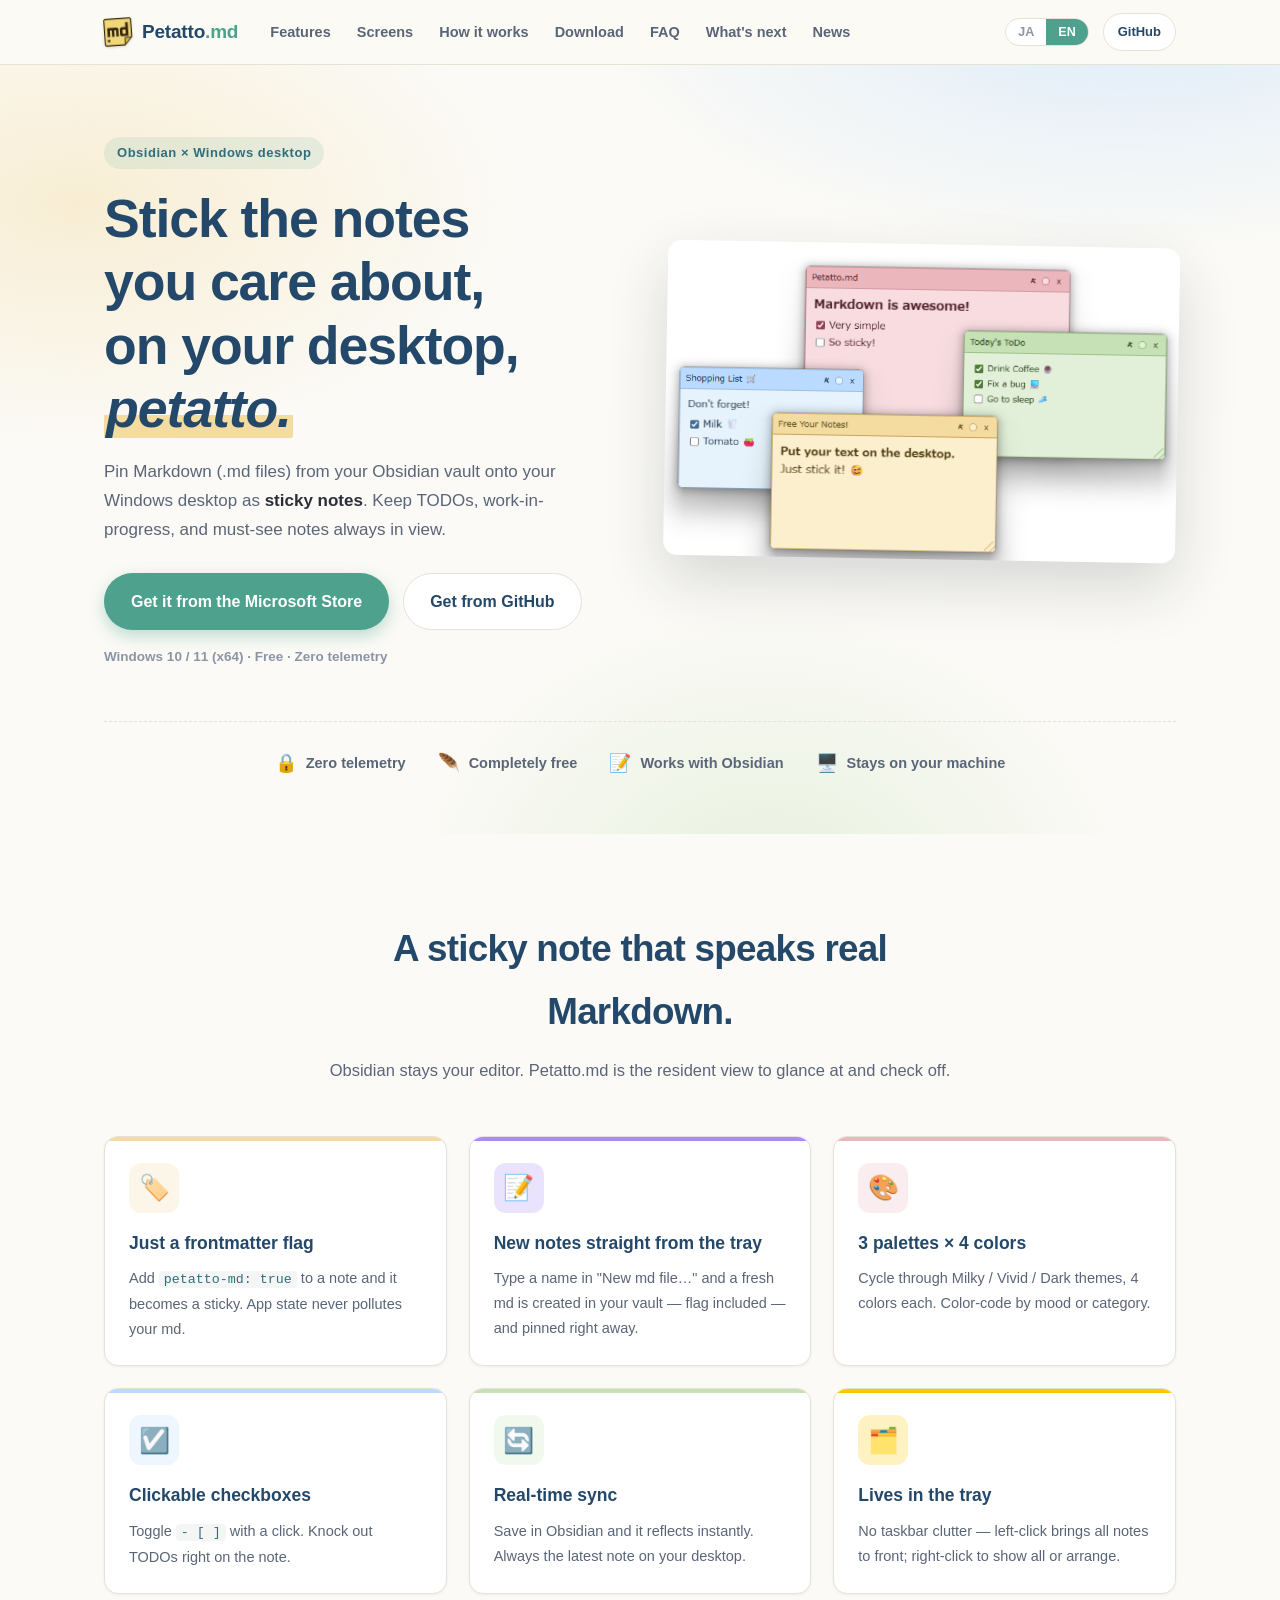
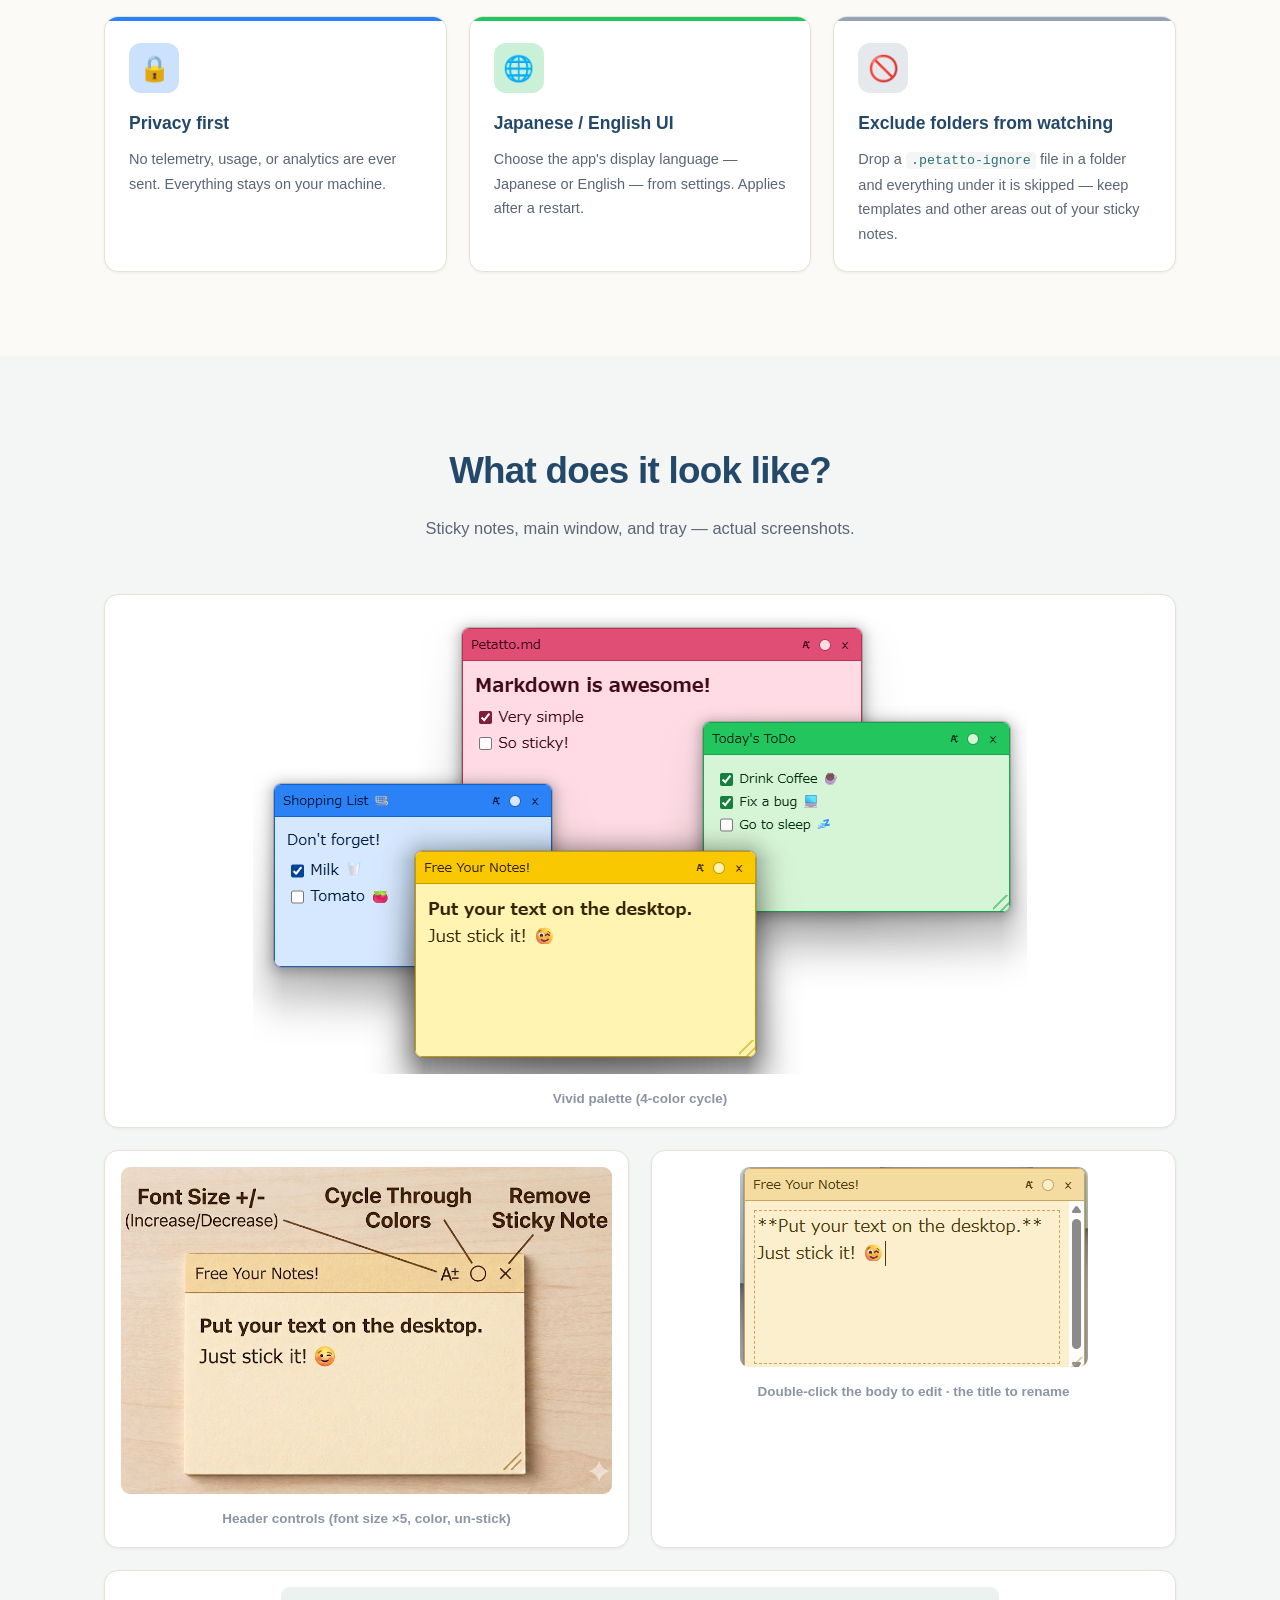
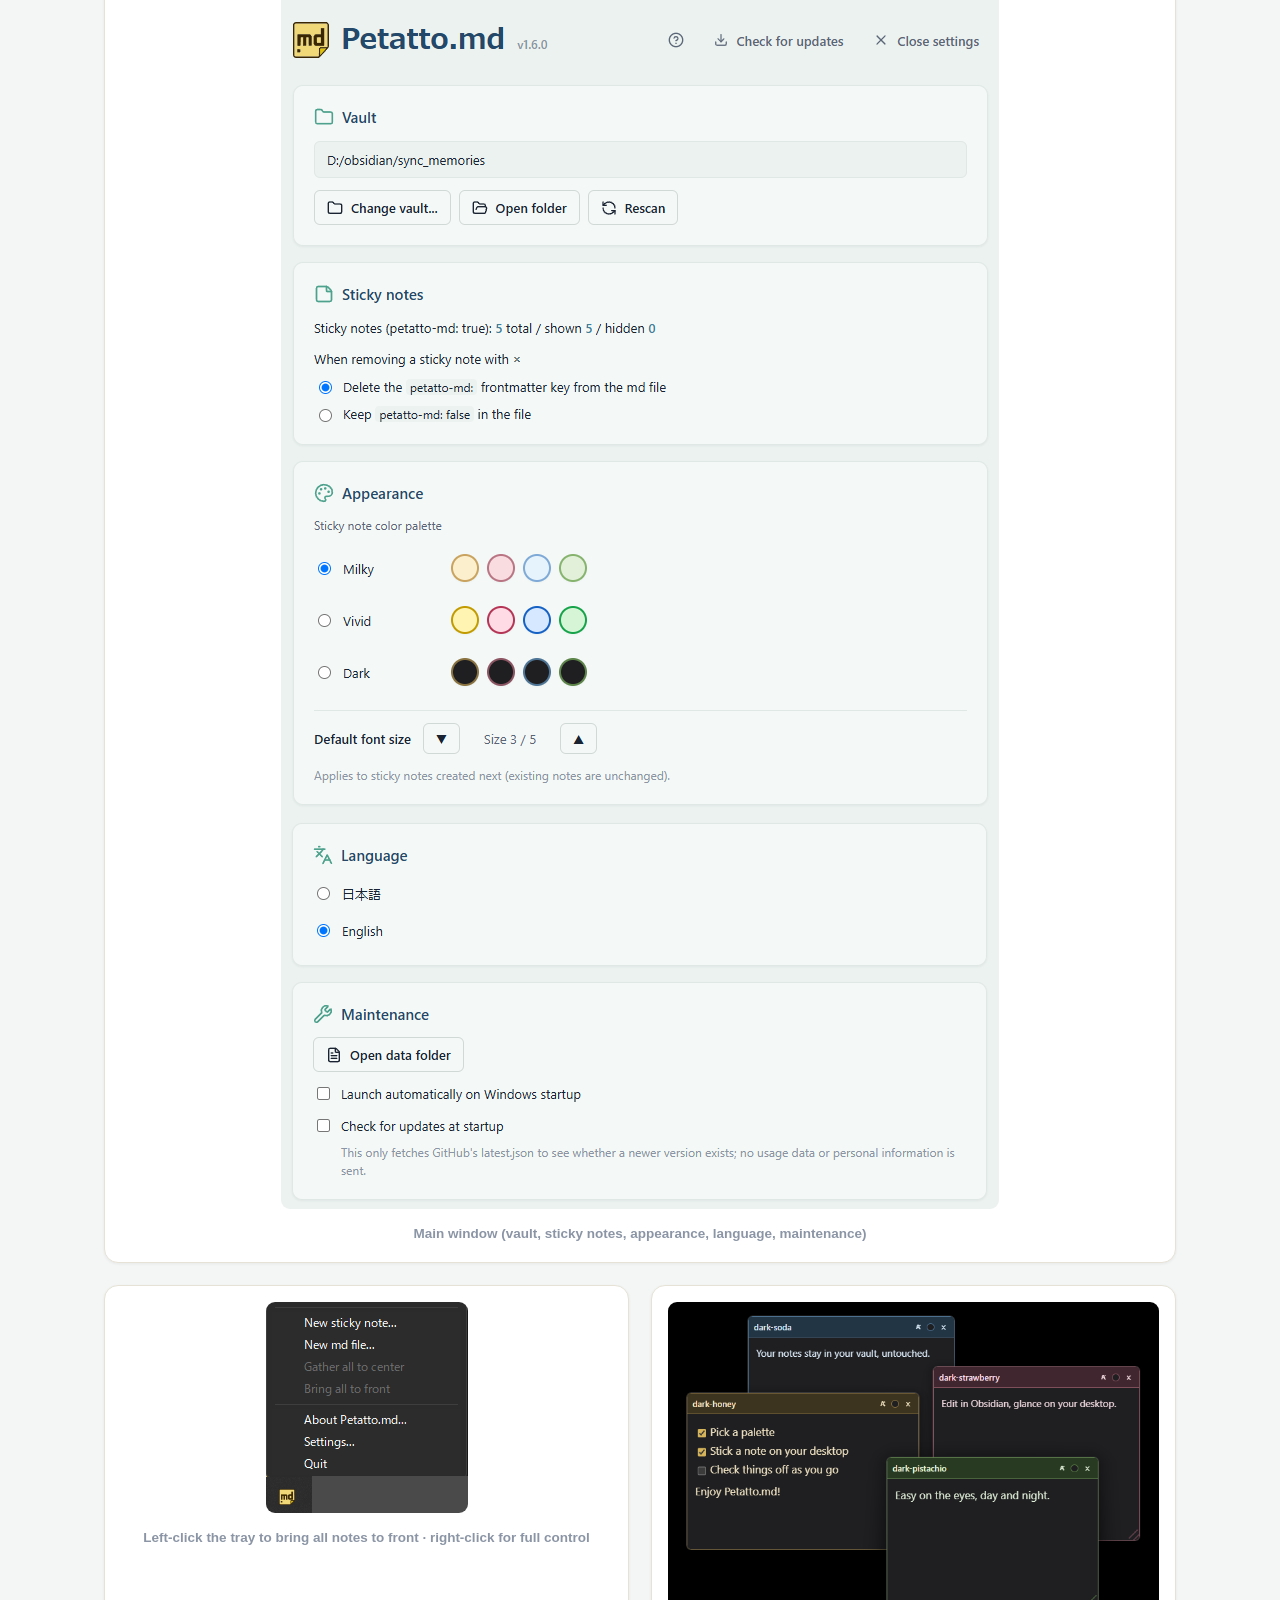
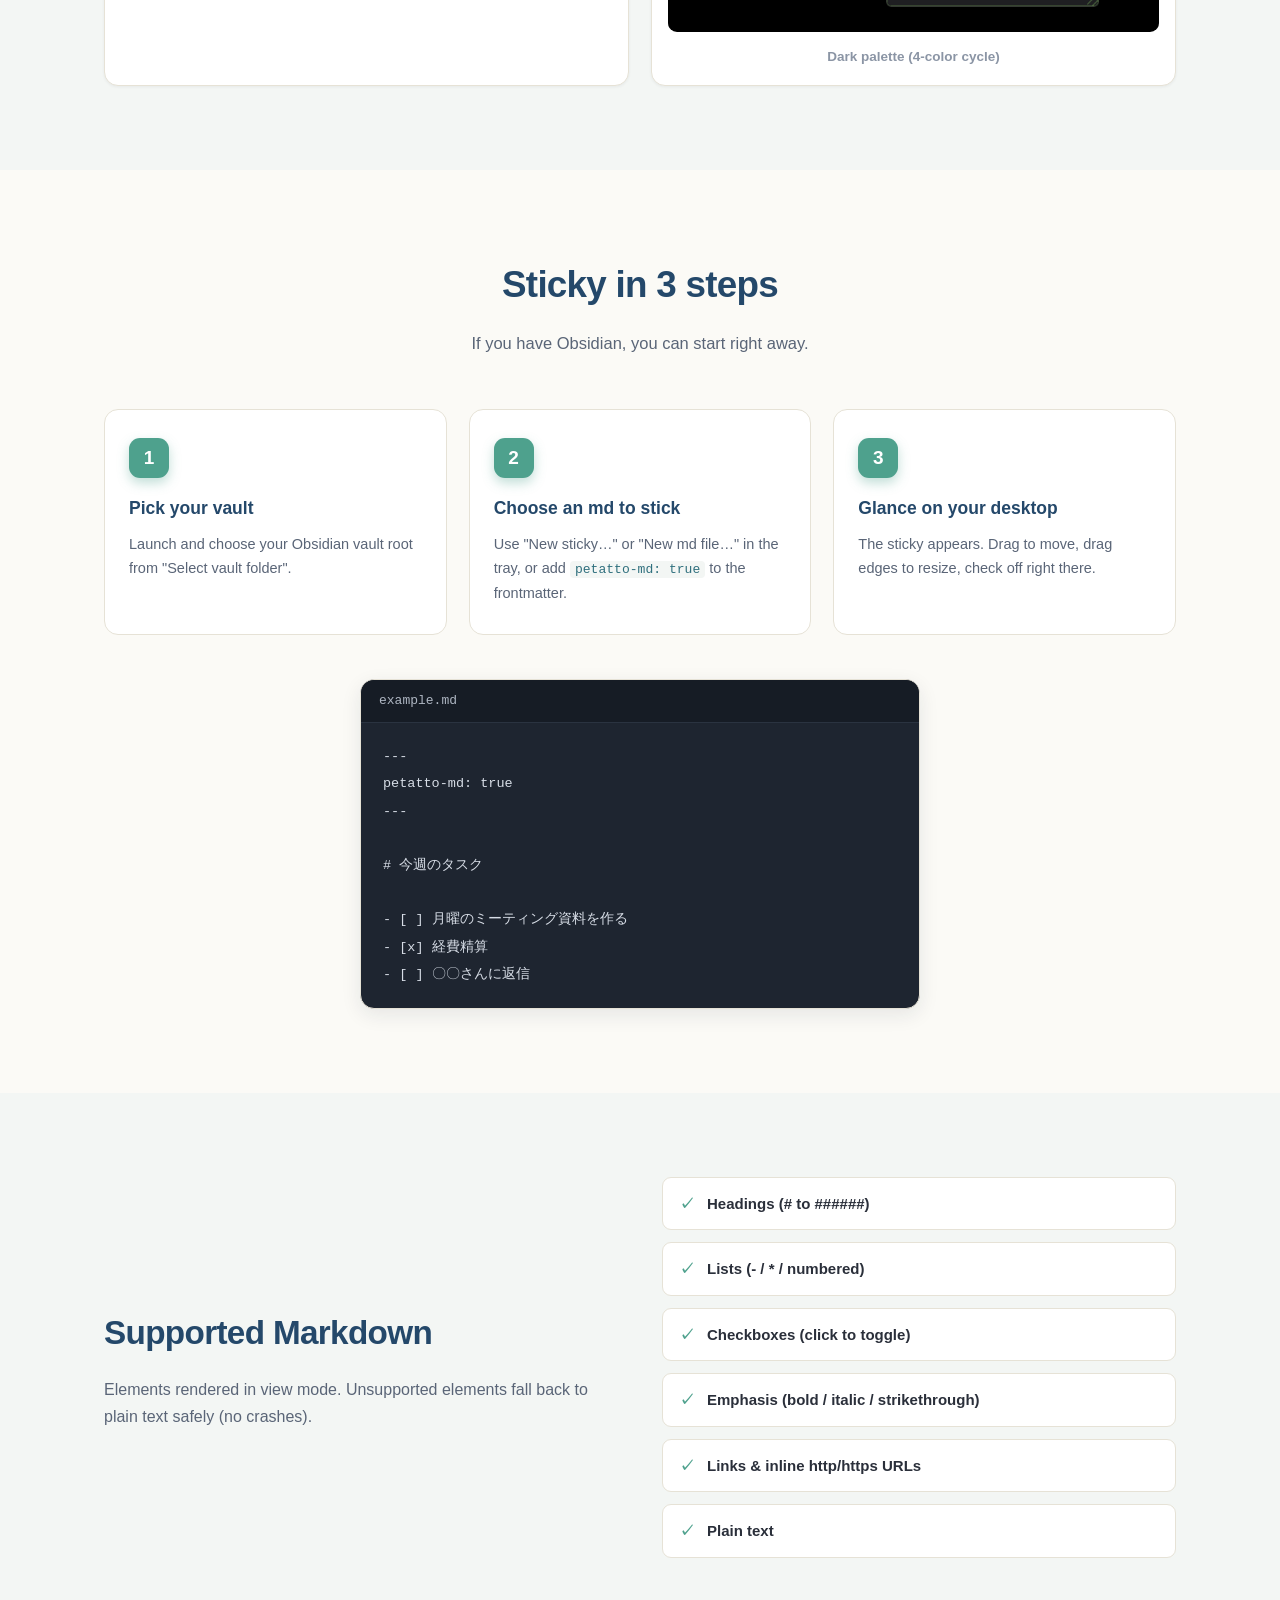
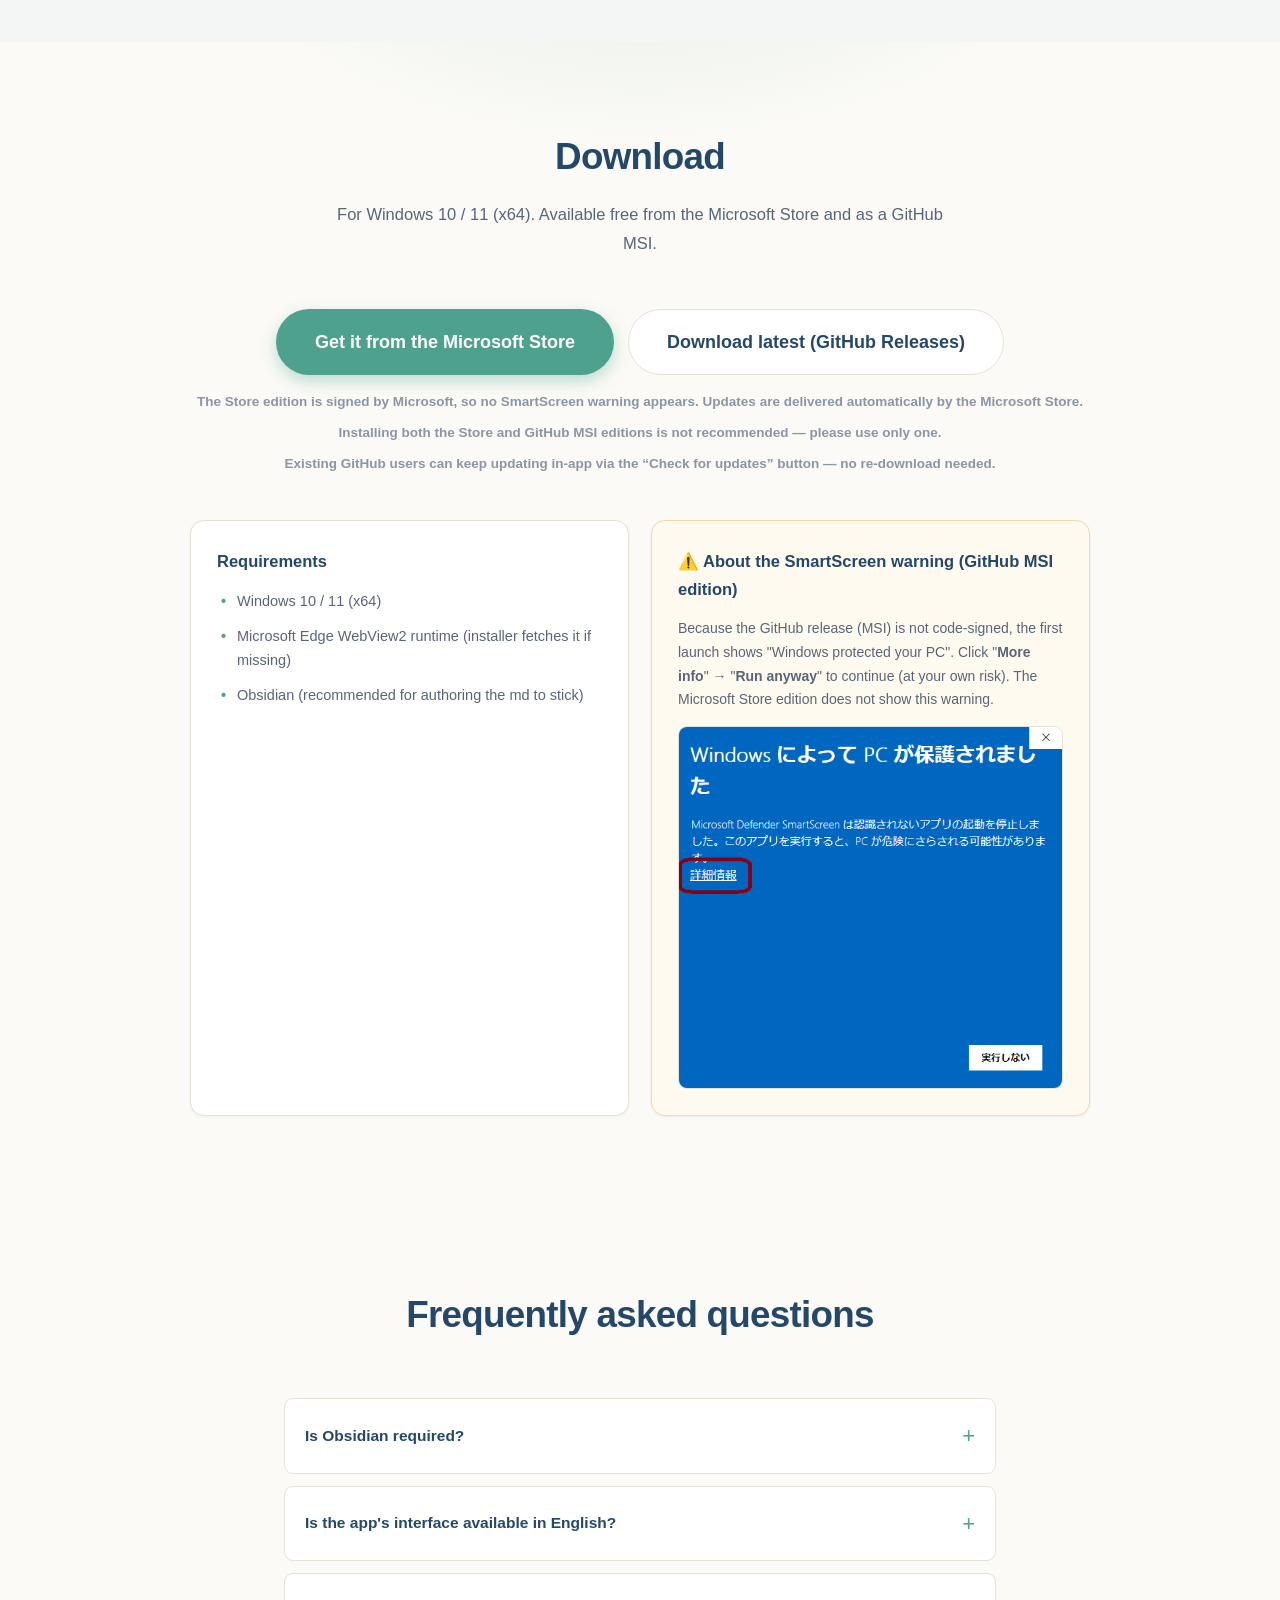
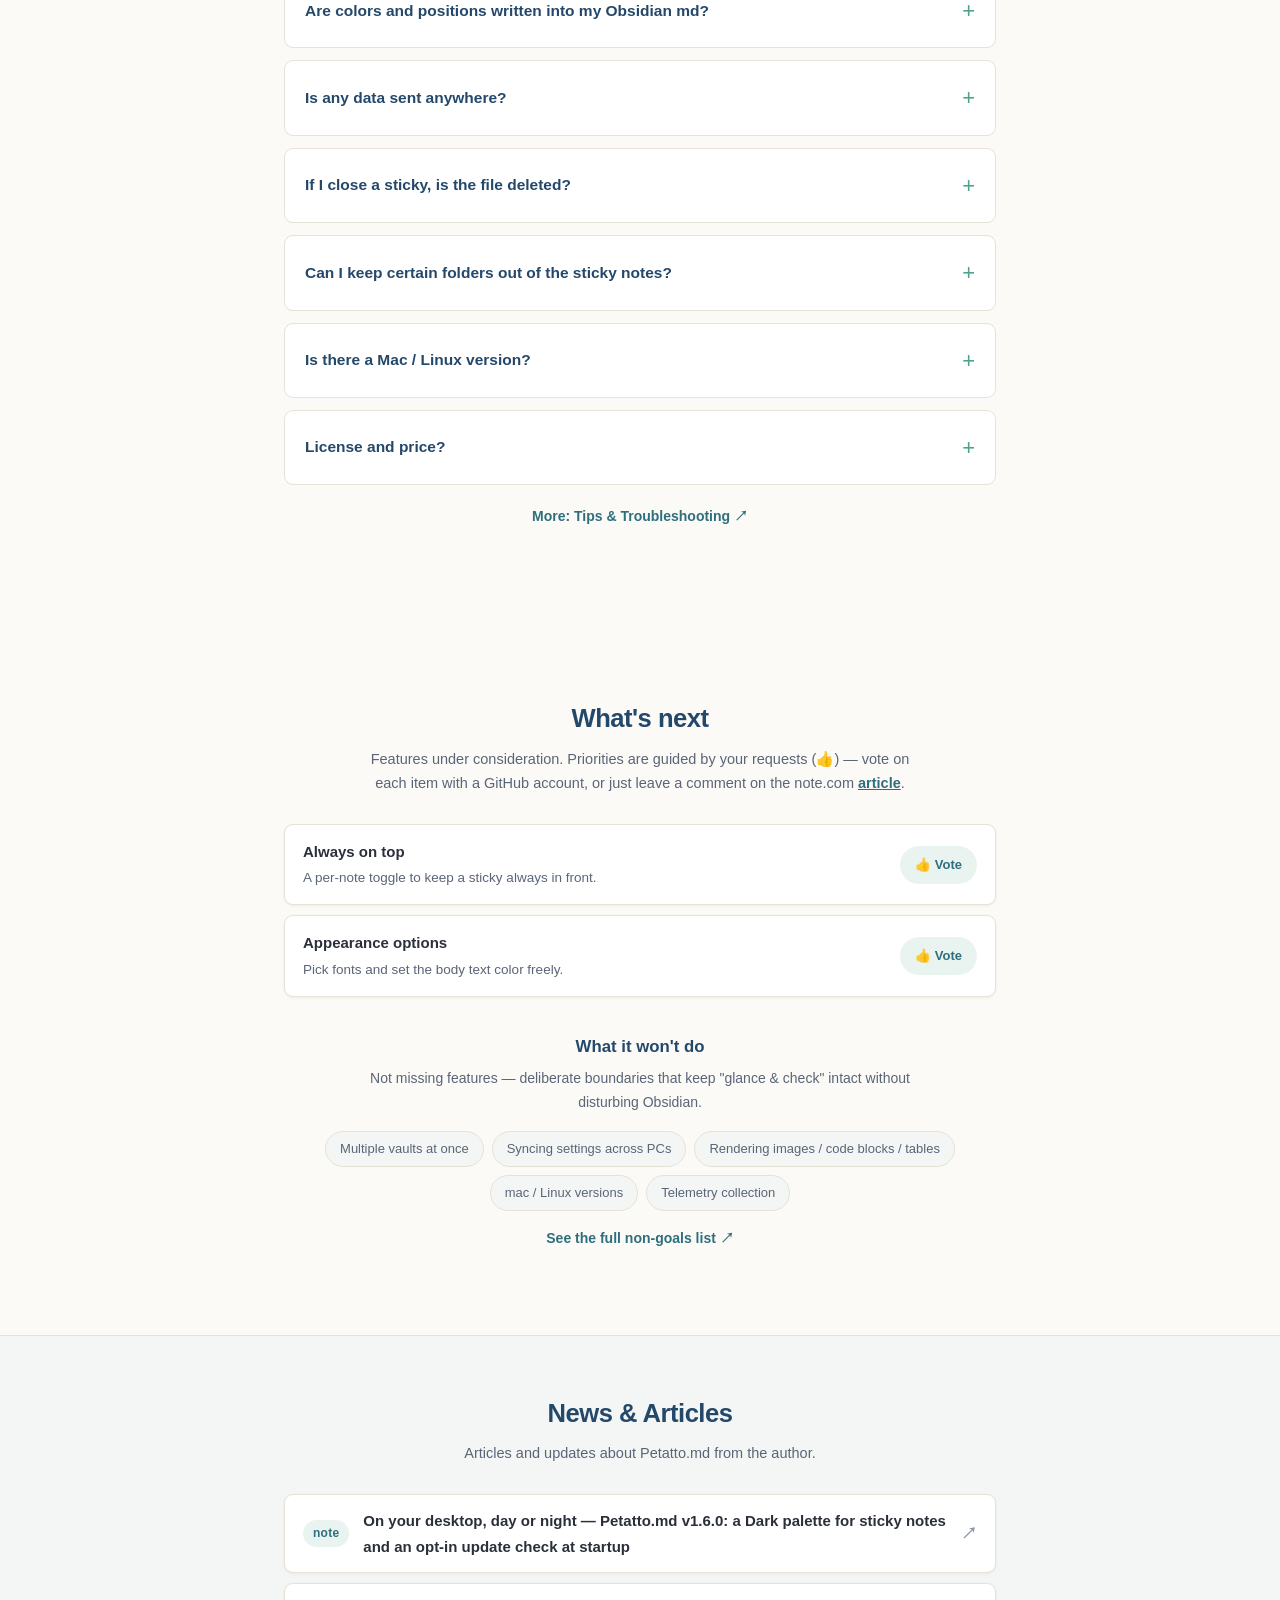
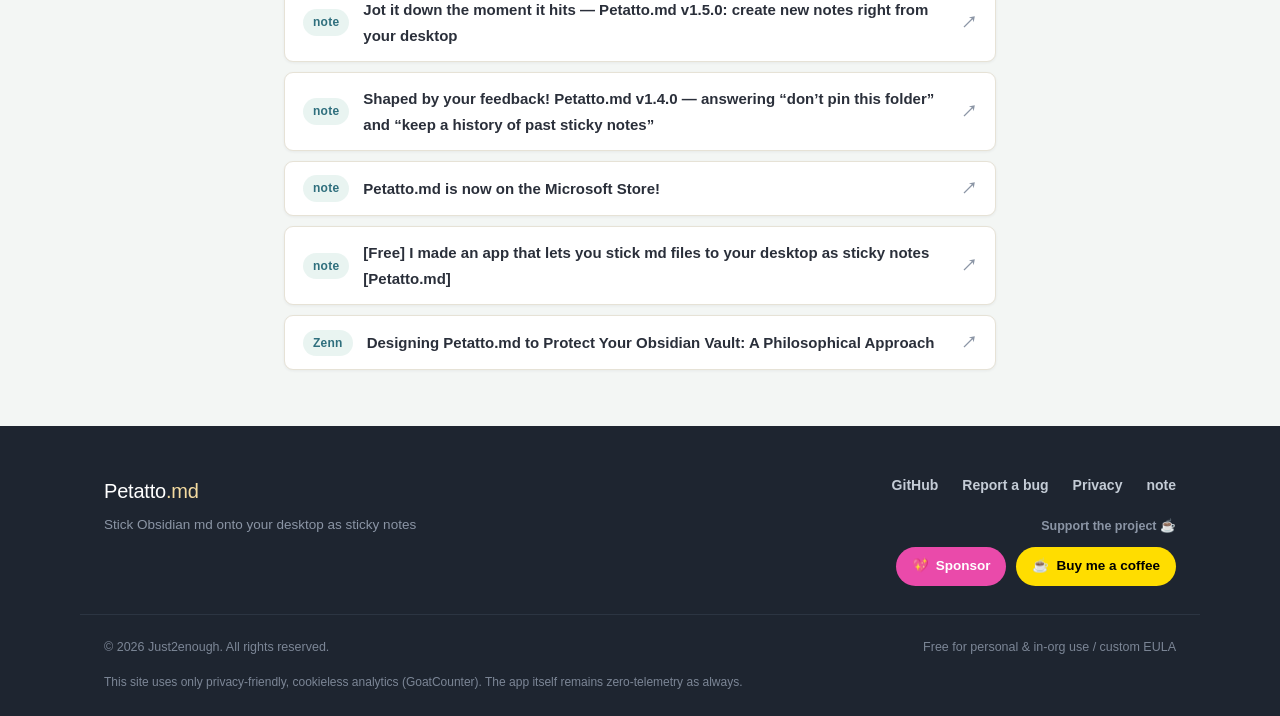
<file: index.html>
<!DOCTYPE html>
<html lang="ja">
<head>
  <meta charset="UTF-8" />
  <meta name="viewport" content="width=device-width, initial-scale=1.0" />
  <title>Petatto.md — Obsidian の Markdown をデスクトップに付箋として貼る</title>
  <meta name="description" data-i18n="meta.description"
    content="Obsidian vault の Markdown（.mdファイル）を Windows デスクトップに付箋として貼り付けるアプリ。テレメトリ0・無料。" />

  <!-- OGP -->
  <meta property="og:type" content="website" />
  <meta property="og:title" content="Petatto.md" />
  <meta property="og:description"
    content="Obsidian の Markdown を Windows デスクトップに付箋として貼り付ける。テレメトリ0・無料。" />
  <meta property="og:image" content="assets/screenshots/post_it_milky.png" />
  <meta name="twitter:card" content="summary_large_image" />

  <link rel="preconnect" href="https://github.com" />
  <link rel="stylesheet" href="assets/style.css" />
  <link rel="icon" type="image/svg+xml" href="assets/icon.svg" />
  <link rel="alternate icon" href="assets/icon.png" />

  <!-- アクセス解析: GoatCounter（Cookieレス・個人データ非収集／本サイトのみ。アプリ本体はテレメトリ0）
       count.js は自前ホスト＋SRI で固定し第三者スクリプト読込をゼロに（ビーコン送信先のみ petatto-md.goatcounter.com）。
       GoatCounter 更新に追従する際は assets/count.js を差し替え、integrity を再計算すること。 -->
  <script data-goatcounter="https://petatto-md.goatcounter.com/count"
    async src="assets/count.js"
    integrity="sha384-2UjvVpptg4JlEVgJI2PdscrjOjPcil/4F1ZvIMJ81CShQnEDSlPI+l4PfogvTLYi"></script>
</head>
<body>

  <!-- ───────────────────── Header ───────────────────── -->
  <header class="site-header" id="top">
    <div class="container header-inner">
      <a class="brand" href="#top" aria-label="Petatto.md">
        <img class="brand-mark" src="assets/icon.svg" alt="" width="28" height="28" />
        <span class="brand-name">Petatto<span class="brand-dot">.md</span></span>
      </a>

      <nav class="nav" id="primary-nav" aria-label="primary">
        <a href="#features" data-i18n="nav.features">特徴</a>
        <a href="#screenshots" data-i18n="nav.screenshots">画面</a>
        <a href="#how" data-i18n="nav.how">使い方</a>
        <a href="#download" data-i18n="nav.download">ダウンロード</a>
        <a href="#faq" data-i18n="nav.faq">FAQ</a>
        <a href="#roadmap" data-i18n="nav.roadmap">これから</a>
        <a href="#news" data-i18n="nav.news">お知らせ</a>
      </nav>

      <div class="header-actions">
        <div class="lang-toggle" role="group" aria-label="language">
          <button type="button" data-lang="ja" class="is-active">JA</button>
          <button type="button" data-lang="en">EN</button>
        </div>
        <a class="btn btn-ghost btn-sm" href="https://github.com/Just2enough/petatto-md-releases"
          target="_blank" rel="noopener">GitHub</a>
        <button type="button" class="nav-toggle" aria-label="メニューを開閉" aria-controls="primary-nav"
          aria-expanded="false">
          <span class="nav-toggle-bar"></span>
          <span class="nav-toggle-bar"></span>
          <span class="nav-toggle-bar"></span>
        </button>
      </div>
    </div>
  </header>

  <main>
    <!-- ───────────────────── Hero ───────────────────── -->
    <section class="hero">
      <div class="container hero-grid">
        <div class="hero-copy">
          <p class="eyebrow" data-i18n="hero.eyebrow">Obsidian × Windows デスクトップ</p>
          <h1 class="hero-title" data-i18n="hero.title">
            見たいメモを、<br />デスクトップに<span class="nowrap"><span class="hl">ペタッと</span>。</span>
          </h1>
          <p class="hero-sub" data-i18n="hero.sub">
            Obsidian vault の Markdown（.mdファイル）を、Windows デスクトップに<strong>付箋</strong>として貼り付け。
            TODO・進行中タスク・今見ておきたいメモを、いつも目に入る場所へ。
          </p>
          <div class="hero-cta">
            <a class="btn btn-primary btn-lg" href="https://apps.microsoft.com/detail/9N77B4HPVRBB"
              target="_blank" rel="noopener">
              <span data-i18n="hero.download">Microsoft Store で入手</span>
            </a>
            <a class="btn btn-ghost btn-lg" href="https://github.com/Just2enough/petatto-md-releases/releases/latest"
              target="_blank" rel="noopener" data-i18n="hero.github">GitHub で入手</a>
          </div>
          <p class="hero-meta" data-i18n="hero.meta">Windows 10 / 11（x64）・無料・テレメトリ 0</p>
        </div>

        <div class="hero-media">
          <img src="assets/screenshots/post_it_milky.png" alt="デスクトップに貼られたカラフルな付箋"
            width="775" height="490" fetchpriority="high" />
        </div>
      </div>

      <!-- trust strip -->
      <div class="container">
        <ul class="trust">
          <li><span class="trust-ic">🔒</span><span data-i18n="trust.privacy">テレメトリ・解析 0</span></li>
          <li><span class="trust-ic">🪶</span><span data-i18n="trust.free">完全無料</span></li>
          <li><span class="trust-ic">📝</span><span data-i18n="trust.obsidian">Obsidian と連携</span></li>
          <li><span class="trust-ic">🖥️</span><span data-i18n="trust.local">データは端末内だけ</span></li>
        </ul>
      </div>
    </section>

    <!-- ───────────────────── Features ───────────────────── -->
    <section class="section" id="features">
      <div class="container">
        <header class="section-head">
          <h2 data-i18n="features.title">付箋なのに、ちゃんと Markdown。</h2>
          <p data-i18n="features.sub">編集の主は Obsidian。Petatto.md は「眺める・チェックする」ための常駐ビューです。</p>
        </header>

        <div class="cards">
          <article class="card" style="--accent:#F4DBA0">
            <div class="card-ic">🏷️</div>
            <h3 data-i18n="feat.flag.t">frontmatter フラグだけ</h3>
            <p data-i18n="feat.flag.d"><code>petatto-md: true</code> を md に書くだけで付箋化。アプリ状態は md を汚しません。</p>
          </article>
          <article class="card" style="--accent:#A78BFA">
            <div class="card-ic">📝</div>
            <h3 data-i18n="feat.newmd.t">新しいメモもトレイから</h3>
            <p data-i18n="feat.newmd.d">トレイの「新規md作成…」でファイル名を入れるだけ。vault に <code>petatto-md: true</code> 付きの md が作られ、そのまま付箋になります。</p>
          </article>
          <article class="card" style="--accent:#ECB6BD">
            <div class="card-ic">🎨</div>
            <h3 data-i18n="feat.palette.t">3 パレット × 4 色</h3>
            <p data-i18n="feat.palette.d">ミルキー / ビビッド / ダークの 3 テーマ、各 4 色を巡回。気分やカテゴリで色分け。</p>
          </article>
          <article class="card" style="--accent:#BADAFF">
            <div class="card-ic">☑️</div>
            <h3 data-i18n="feat.check.t">チェックボックス操作</h3>
            <p data-i18n="feat.check.d"><code>- [ ]</code> をクリックで切替。付箋の上でそのまま TODO を消化できます。</p>
          </article>
          <article class="card" style="--accent:#C5E1B5">
            <div class="card-ic">🔄</div>
            <h3 data-i18n="feat.sync.t">リアルタイム同期</h3>
            <p data-i18n="feat.sync.d">Obsidian 側で保存すると即反映。常に最新のメモがデスクトップに。</p>
          </article>
          <article class="card" style="--accent:#FAC800">
            <div class="card-ic">🗂️</div>
            <h3 data-i18n="feat.tray.t">システムトレイ常駐</h3>
            <p data-i18n="feat.tray.d">タスクバーを占有せず、トレイ左クリックで全付箋を最前面、右クリックから一括表示・整列。</p>
          </article>
          <article class="card" style="--accent:#2B82F6">
            <div class="card-ic">🔒</div>
            <h3 data-i18n="feat.privacy.t">プライバシー最優先</h3>
            <p data-i18n="feat.privacy.d">テレメトリ・使用状況・解析を一切送信しません。すべて端末内で完結。</p>
          </article>
          <article class="card" style="--accent:#22c55e">
            <div class="card-ic">🌐</div>
            <h3 data-i18n="feat.lang.t">日本語 / English 切替</h3>
            <p data-i18n="feat.lang.d">設定画面でアプリの表示言語を日本語・英語から選べます。切替後、再起動で反映。</p>
          </article>
          <article class="card" style="--accent:#94A3B8">
            <div class="card-ic">🚫</div>
            <h3 data-i18n="feat.ignore.t">フォルダ単位で監視除外</h3>
            <p data-i18n="feat.ignore.d"><code>.petatto-ignore</code> を置いたフォルダは配下ごと対象外。テンプレート等を付箋にせず、vault の一部だけを外せます。</p>
          </article>
        </div>
      </div>
    </section>

    <!-- ───────────────────── Screenshots ───────────────────── -->
    <section class="section section-alt" id="screenshots">
      <div class="container">
        <header class="section-head">
          <h2 data-i18n="shots.title">どんな見た目？</h2>
          <p data-i18n="shots.sub">付箋・メインウィンドウ・トレイ。実際の画面です。</p>
        </header>

        <div class="shots">
          <figure class="shot shot-wide">
            <img src="assets/screenshots/post_it_vivid.png" alt="" loading="lazy" />
            <figcaption data-i18n="shots.vivid">ビビッドパレット（4 色循環）</figcaption>
          </figure>
          <figure class="shot">
            <img data-i18n-src="shots.buttonImg" src="assets/screenshots/button_ja.png" alt="" loading="lazy" />
            <figcaption data-i18n="shots.button">ヘッダの操作（フォントサイズ5段階・色・付箋化解除）</figcaption>
          </figure>
          <figure class="shot">
            <img src="assets/screenshots/post_it_edit.png" alt="" loading="lazy" />
            <figcaption data-i18n="shots.edit">本文ダブルクリックで編集モード／タイトルのダブルクリックでリネーム</figcaption>
          </figure>
          <figure class="shot shot-wide">
            <img data-i18n-src="shots.mainImg" src="assets/screenshots/main.png" alt="" loading="lazy" />
            <figcaption data-i18n="shots.main">メインウィンドウ（vault・付箋・外観・言語・メンテナンス）</figcaption>
          </figure>
          <figure class="shot">
            <img data-i18n-src="shots.trayImg" src="assets/screenshots/tasktray.png" alt="" loading="lazy" />
            <figcaption data-i18n="shots.tray">トレイ左クリックで全付箋を最前面／右クリックで一元操作</figcaption>
          </figure>
          <figure class="shot">
            <img src="assets/screenshots/post_it_dark.png" alt="" loading="lazy" />
            <figcaption data-i18n="shots.dark">ダークパレット（4 色循環）</figcaption>
          </figure>
        </div>
      </div>
    </section>

    <!-- ───────────────────── How it works ───────────────────── -->
    <section class="section" id="how">
      <div class="container">
        <header class="section-head">
          <h2 data-i18n="how.title">3 ステップで付箋化</h2>
          <p data-i18n="how.sub">Obsidian を持っていれば、すぐに始められます。</p>
        </header>

        <ol class="steps">
          <li class="step">
            <div class="step-n">1</div>
            <h3 data-i18n="how.s1.t">vault を選ぶ</h3>
            <p data-i18n="how.s1.d">起動して「vault フォルダを選ぶ」から Obsidian vault のルートを指定します。</p>
          </li>
          <li class="step">
            <div class="step-n">2</div>
            <h3 data-i18n="how.s2.t">付箋にする md を選ぶ</h3>
            <p data-i18n="how.s2.d">トレイの「新規付箋化…」で md を選ぶか「新規md作成…」で新しく作るか、frontmatter に <code>petatto-md: true</code> を書きます。</p>
          </li>
          <li class="step">
            <div class="step-n">3</div>
            <h3 data-i18n="how.s3.t">デスクトップで眺める</h3>
            <p data-i18n="how.s3.d">付箋が現れます。ドラッグで移動、四辺でリサイズ、チェックは付箋の上で。</p>
          </li>
        </ol>

        <div class="code-card">
          <div class="code-head">example.md</div>
<pre><code>---
petatto-md: true
---

# 今週のタスク

- [ ] 月曜のミーティング資料を作る
- [x] 経費精算
- [ ] 〇〇さんに返信</code></pre>
        </div>
      </div>
    </section>

    <!-- ───────────────────── Markdown support ───────────────────── -->
    <section class="section section-alt" id="markdown">
      <div class="container md-grid">
        <div>
          <h2 data-i18n="md.title">対応している Markdown</h2>
          <p class="md-lead" data-i18n="md.lead">表示モードで描画される要素。非対応要素はプレーンテキストとして安全に表示されます（クラッシュしません）。</p>
        </div>
        <ul class="md-list">
          <li data-i18n="md.h">見出し（# 〜 ######）</li>
          <li data-i18n="md.list">リスト（- / * / 番号付き）</li>
          <li data-i18n="md.check">チェックボックス（クリックで切替）</li>
          <li data-i18n="md.em">強調（太字 / 斜体 / 取消線）</li>
          <li data-i18n="md.link">リンク・本文中の http/https URL</li>
          <li data-i18n="md.plain">プレーンテキスト</li>
        </ul>
      </div>
    </section>

    <!-- ───────────────────── Download ───────────────────── -->
    <section class="section section-download" id="download">
      <div class="container">
        <header class="section-head">
          <h2 data-i18n="dl.title">ダウンロード</h2>
          <p data-i18n="dl.sub">Windows 10 / 11（x64）向け。Microsoft Store 版と GitHub の MSI 版を無料で提供しています。</p>
        </header>

        <div class="dl-cta">
          <div class="dl-btns">
            <a class="btn btn-primary btn-xl" href="https://apps.microsoft.com/detail/9N77B4HPVRBB"
              target="_blank" rel="noopener">
              <span data-i18n="dl.store">Microsoft Store で入手</span>
            </a>
            <a class="btn btn-ghost btn-xl" href="https://github.com/Just2enough/petatto-md-releases/releases/latest"
              target="_blank" rel="noopener">
              <span data-i18n="dl.button">最新版をダウンロード（GitHub Releases）</span>
            </a>
          </div>
          <p class="dl-store-note" data-i18n="dl.store.note">Store 版は Microsoft が署名するため SmartScreen 警告が出ません。更新も Microsoft Store が自動配信します。</p>
          <p class="dl-inapp" data-i18n="dl.both">Store 版と GitHub MSI 版の併用は非推奨です。どちらか一方をご利用ください。</p>
          <p class="dl-inapp" data-i18n="dl.inapp">既存 GitHub ユーザはアプリ内の「最新版を確認」ボタンから今後も更新できます（再ダウンロード不要）。</p>
        </div>

        <div class="dl-grid">
          <div class="dl-box">
            <h3 data-i18n="dl.req.t">動作環境</h3>
            <ul>
              <li data-i18n="dl.req.os">Windows 10 / 11（x64）</li>
              <li data-i18n="dl.req.webview">Microsoft Edge WebView2 ランタイム（未導入時はインストーラが自動取得）</li>
              <li data-i18n="dl.req.obsidian">Obsidian（付箋化対象の md 作成に推奨）</li>
            </ul>
          </div>
          <div class="dl-box dl-note">
            <h3 data-i18n="dl.warn.t">⚠️ SmartScreen 警告について（GitHub MSI 版）</h3>
            <p data-i18n="dl.warn.d">GitHub release 版（MSI）ではコード署名をしていないため、初回起動時に「Windows によって PC が保護されました」が表示されます。
              「<strong>詳細情報</strong>」→「<strong>実行</strong>」で続行できます（自己責任の前提）。Microsoft Store 版ではこの警告は出ません。</p>
            <img src="assets/screenshots/windows_warning.png" alt="SmartScreen 警告画面" loading="lazy" />
          </div>
        </div>
      </div>
    </section>

    <!-- ───────────────────── FAQ ───────────────────── -->
    <section class="section" id="faq">
      <div class="container container-narrow">
        <header class="section-head">
          <h2 data-i18n="faq.title">よくある質問</h2>
        </header>

        <div class="faq">
          <details>
            <summary data-i18n="faq.q1">Obsidian は必須ですか？</summary>
            <p data-i18n="faq.a1">必須ではありませんが、付箋化対象の md を作成・編集するのに想定しています。frontmatter に <code>petatto-md: true</code> を持つ md であれば、どのエディタで作っても構いません。v1.5.0 以降は、トレイの「新規md作成…」で Petatto.md からも新しい md を作成できます。</p>
          </details>
          <details>
            <summary data-i18n="faq.qlang">アプリの表示も英語に対応していますか？</summary>
            <p data-i18n="faq.alang">はい。v1.2.0 以降、メインウィンドウの設定からアプリの表示言語を 日本語 / English で切り替えられます（切替後の再起動で反映されます）。本サイトも日英対応です。</p>
          </details>
          <details>
            <summary data-i18n="faq.q2">付箋の色や位置は Obsidian の md に書き込まれますか？</summary>
            <p data-i18n="faq.a2">いいえ。色・位置・サイズはアプリ側の SQLite に保存され、md には <code>petatto-md: true</code> フラグ以外を書きません。Obsidian 側を汚しません。</p>
          </details>
          <details>
            <summary data-i18n="faq.q3">データはどこかに送信されますか？</summary>
            <p data-i18n="faq.a3">送信しません。テレメトリ・使用状況・解析は一切収集しません。「新しいバージョンがあるか」を問い合わせるのは、「最新版を確認」ボタンを押したときと、設定「起動時に最新版を確認する」（既定はオフ）をオンにしたときの起動時 1 回だけで、利用状況は含みません。</p>
          </details>
          <details>
            <summary data-i18n="faq.q4">付箋を消すとファイルも消えますか？</summary>
            <p data-i18n="faq.a4">消えません。付箋ヘッダの「×」は<strong>付箋化を解除するだけ</strong>で、md ファイル自体は残ります。解除したときに frontmatter の <code>petatto-md</code> を<strong>削除する</strong>か、<code>petatto-md: false</code> として<strong>書き残す</strong>かは設定で選べます（既定は削除）。書き残しておけば、Obsidian 側で <code>petatto-md: false</code> を検索して「前に付箋にしていたノート」を辿れます。</p>
          </details>
          <details>
            <summary data-i18n="faq.qignore">特定のフォルダを付箋の対象から外せますか？</summary>
            <p data-i18n="faq.aignore">はい。外したいフォルダに空ファイル <code>.petatto-ignore</code> を置くと、そのフォルダ配下（サブフォルダも含め何段でも）の md は <code>petatto-md: true</code> が付いていても付箋になりません。Templates フォルダなどを除外するのに使えます。ドット始まりのファイルは Obsidian からは作成できないため、エクスプローラなど OS 側で作成してください。</p>
          </details>
          <details>
            <summary data-i18n="faq.q5">Mac / Linux 版はありますか？</summary>
            <p data-i18n="faq.a5">現在は Windows 10 / 11（x64）のみ対応しています。</p>
          </details>
          <details>
            <summary data-i18n="faq.q6">ライセンス・料金は？</summary>
            <p data-i18n="faq.a6">個人・組織内のいずれの利用でも無料です。再配布・改変・リバースエンジニアリングは禁止されています（独自 EULA）。</p>
          </details>
        </div>

        <a class="nongoals-more" href="tips.html" style="margin-top:20px;" data-i18n="faq.more">もっと詳しく: Tips・こまったとき ↗</a>
      </div>
    </section>

    <!-- ───────────────────── Roadmap / Non-goals ───────────────────── -->
    <section class="section roadmap" id="roadmap" aria-labelledby="roadmap-title">
      <div class="container container-narrow">
        <h2 class="roadmap-title" id="roadmap-title" data-i18n="roadmap.title">これからの予定</h2>
        <p class="roadmap-sub" data-i18n="roadmap.sub">検討中の機能です。優先度は皆さんの要望（👍）を参考にいたします。GitHub アカウントで各項目に投票できます。または note.com の<a href="https://note.com/just2enough/n/n0e7c73253b99" target="_blank" rel="noopener">記事</a>にコメントを頂いても OK です。</p>
        <ul class="roadmap-list">
          <li class="roadmap-item">
            <div class="roadmap-info">
              <span class="roadmap-ttl" data-i18n="roadmap.aot.t">常に最前面に固定</span>
              <span class="roadmap-desc" data-i18n="roadmap.aot.d">付箋ごとに「常に最前面」を保てるトグル。</span>
            </div>
            <a class="roadmap-vote" href="https://github.com/Just2enough/petatto-md-releases/issues/4"
              target="_blank" rel="noopener" data-i18n="roadmap.vote">👍 で投票</a>
          </li>
          <li class="roadmap-item">
            <div class="roadmap-info">
              <span class="roadmap-ttl" data-i18n="roadmap.appearance.t">外観の自由度</span>
              <span class="roadmap-desc" data-i18n="roadmap.appearance.d">フォントの選択と、本文の文字色を自由に。</span>
            </div>
            <a class="roadmap-vote" href="https://github.com/Just2enough/petatto-md-releases/issues/5"
              target="_blank" rel="noopener" data-i18n="roadmap.vote">👍 で投票</a>
          </li>
        </ul>

        <div class="nongoals">
          <h3 class="nongoals-title" data-i18n="roadmap.ng.title">あえてやらないこと</h3>
          <p class="nongoals-lead" data-i18n="roadmap.ng.lead">機能不足ではなく、Obsidian を壊さず「眺める・チェックする」に徹するための意図的な線引きです。</p>
          <ul class="nongoals-chips">
            <li data-i18n="roadmap.ng.1">複数 vault の同時利用</li>
            <li data-i18n="roadmap.ng.2">PC 間の設定同期</li>
            <li data-i18n="roadmap.ng.3">画像・コードブロック・テーブルの描画</li>
            <li data-i18n="roadmap.ng.4">mac / Linux 版</li>
            <li data-i18n="roadmap.ng.5">テレメトリ収集</li>
          </ul>
          <a class="nongoals-more" href="https://github.com/Just2enough/petatto-md-releases/blob/main/non_goals.md"
            target="_blank" rel="noopener" data-i18n-href="roadmap.ng.more.url" data-i18n="roadmap.ng.more">詳しくは「やらないこと」一覧へ ↗</a>
        </div>
      </div>
    </section>

    <!-- ───────────────────── News / Articles ───────────────────── -->
    <section class="news" id="news" aria-labelledby="news-title">
      <div class="container container-narrow">
        <h2 class="news-title" id="news-title" data-i18n="news.title">お知らせ・記事</h2>
        <p class="news-sub" data-i18n="news.sub">作者が書いた Petatto.md 関連の記事・更新情報。</p>
        <ul class="news-list">
          <li class="news-item">
            <a data-i18n-href="news.6.url" href="https://note.com/just2enough/n/n73b40a7f59ae"
              target="_blank" rel="noopener">
              <span class="news-src" data-i18n="news.6.src">note</span>
              <span class="news-ttl" data-i18n="news.6.title">夜のデスクトップにも、ぺたっと。Petatto.md v1.6.0：付箋のダークパレットと、起動時の更新確認（オプトイン）</span>
              <span class="news-arrow" aria-hidden="true">↗</span>
            </a>
          </li>
          <li class="news-item">
            <a data-i18n-href="news.5.url" href="https://note.com/just2enough/n/n93228cc3b8e6"
              target="_blank" rel="noopener">
              <span class="news-src" data-i18n="news.5.src">note</span>
              <span class="news-ttl" data-i18n="news.5.title">思いついたら、その場でペタッと。Petatto.md v1.5.0：デスクトップから新しいノートを直接作れるようになりました</span>
              <span class="news-arrow" aria-hidden="true">↗</span>
            </a>
          </li>
          <li class="news-item">
            <a data-i18n-href="news.4.url" href="https://note.com/just2enough/n/nd056fd600893"
              target="_blank" rel="noopener">
              <span class="news-src" data-i18n="news.4.src">note</span>
              <span class="news-ttl" data-i18n="news.4.title">ユーザーさまの声で進化！Petatto.md v1.4.0 ： 「このフォルダは付箋にしたくない」「付箋の履歴を残したい」に対応</span>
              <span class="news-arrow" aria-hidden="true">↗</span>
            </a>
          </li>
          <li class="news-item">
            <a data-i18n-href="news.3.url" href="https://note.com/just2enough/n/nb2ec225f9cac"
              target="_blank" rel="noopener">
              <span class="news-src" data-i18n="news.3.src">note</span>
              <span class="news-ttl" data-i18n="news.3.title">Petatto.md が Microsoft Store に登場！</span>
              <span class="news-arrow" aria-hidden="true">↗</span>
            </a>
          </li>
          <li class="news-item">
            <a data-i18n-href="news.1.url" href="https://note.com/just2enough/n/n0e7c73253b99"
              target="_blank" rel="noopener">
              <span class="news-src" data-i18n="news.1.src">note</span>
              <span class="news-ttl" data-i18n="news.1.title">【無料】mdファイルを付箋としてデスクトップに貼れるアプリ作りました【Petatto.md】</span>
              <span class="news-arrow" aria-hidden="true">↗</span>
            </a>
          </li>
          <li class="news-item">
            <a data-i18n-href="news.2.url" href="https://zenn.dev/just2enough/articles/e29956afd1e340"
              target="_blank" rel="noopener">
              <span class="news-src" data-i18n="news.2.src">Zenn</span>
              <span class="news-ttl" data-i18n="news.2.title">Obsidianのvaultを壊さないための設計 — Petatto.md開発メモ（哲学編）</span>
              <span class="news-arrow" aria-hidden="true">↗</span>
            </a>
          </li>
        </ul>
      </div>
    </section>
  </main>

  <!-- ───────────────────── Footer ───────────────────── -->
  <footer class="site-footer">
    <div class="container footer-inner">
      <div class="footer-brand">
        <span class="brand-name">Petatto<span class="brand-dot">.md</span></span>
        <p data-i18n="footer.tag">Obsidian の md をデスクトップに付箋として貼る</p>
      </div>
      <div class="footer-right">
        <nav class="footer-links" aria-label="footer">
          <a href="https://github.com/Just2enough/petatto-md-releases" target="_blank" rel="noopener">GitHub</a>
          <a href="https://github.com/Just2enough/petatto-md-releases/issues" target="_blank" rel="noopener" data-i18n="footer.issues">バグ報告</a>
          <a href="privacy.html" data-i18n="footer.privacy">プライバシー</a>
          <a href="https://note.com/just2enough/n/n0e7c73253b99" target="_blank" rel="noopener">note</a>
        </nav>
        <div class="footer-support">
          <span class="support-label" data-i18n="footer.support">開発を応援 ☕</span>
          <div class="support-btns">
            <a class="support-btn sponsor" href="https://github.com/sponsors/Just2enough" target="_blank" rel="noopener">
              <span aria-hidden="true">💖</span> Sponsor
            </a>
            <a class="support-btn bmc" href="https://www.buymeacoffee.com/Just2enough" target="_blank" rel="noopener">
              <span aria-hidden="true">☕</span> Buy me a coffee
            </a>
          </div>
        </div>
      </div>
    </div>
    <div class="container footer-bottom">
      <span>© 2026 Just2enough. All rights reserved.</span>
      <span data-i18n="footer.license">個人・組織内利用は無料 / 独自 EULA</span>
    </div>
    <p class="container footer-analytics" data-i18n="footer.analytics">本サイトは Cookie を使わないプライバシー配慮型アクセス解析（GoatCounter）のみを利用します。アプリ本体は従来どおりテレメトリ0です。</p>
  </footer>

  <script src="assets/main.js"></script>
</body>
</html>
</file>
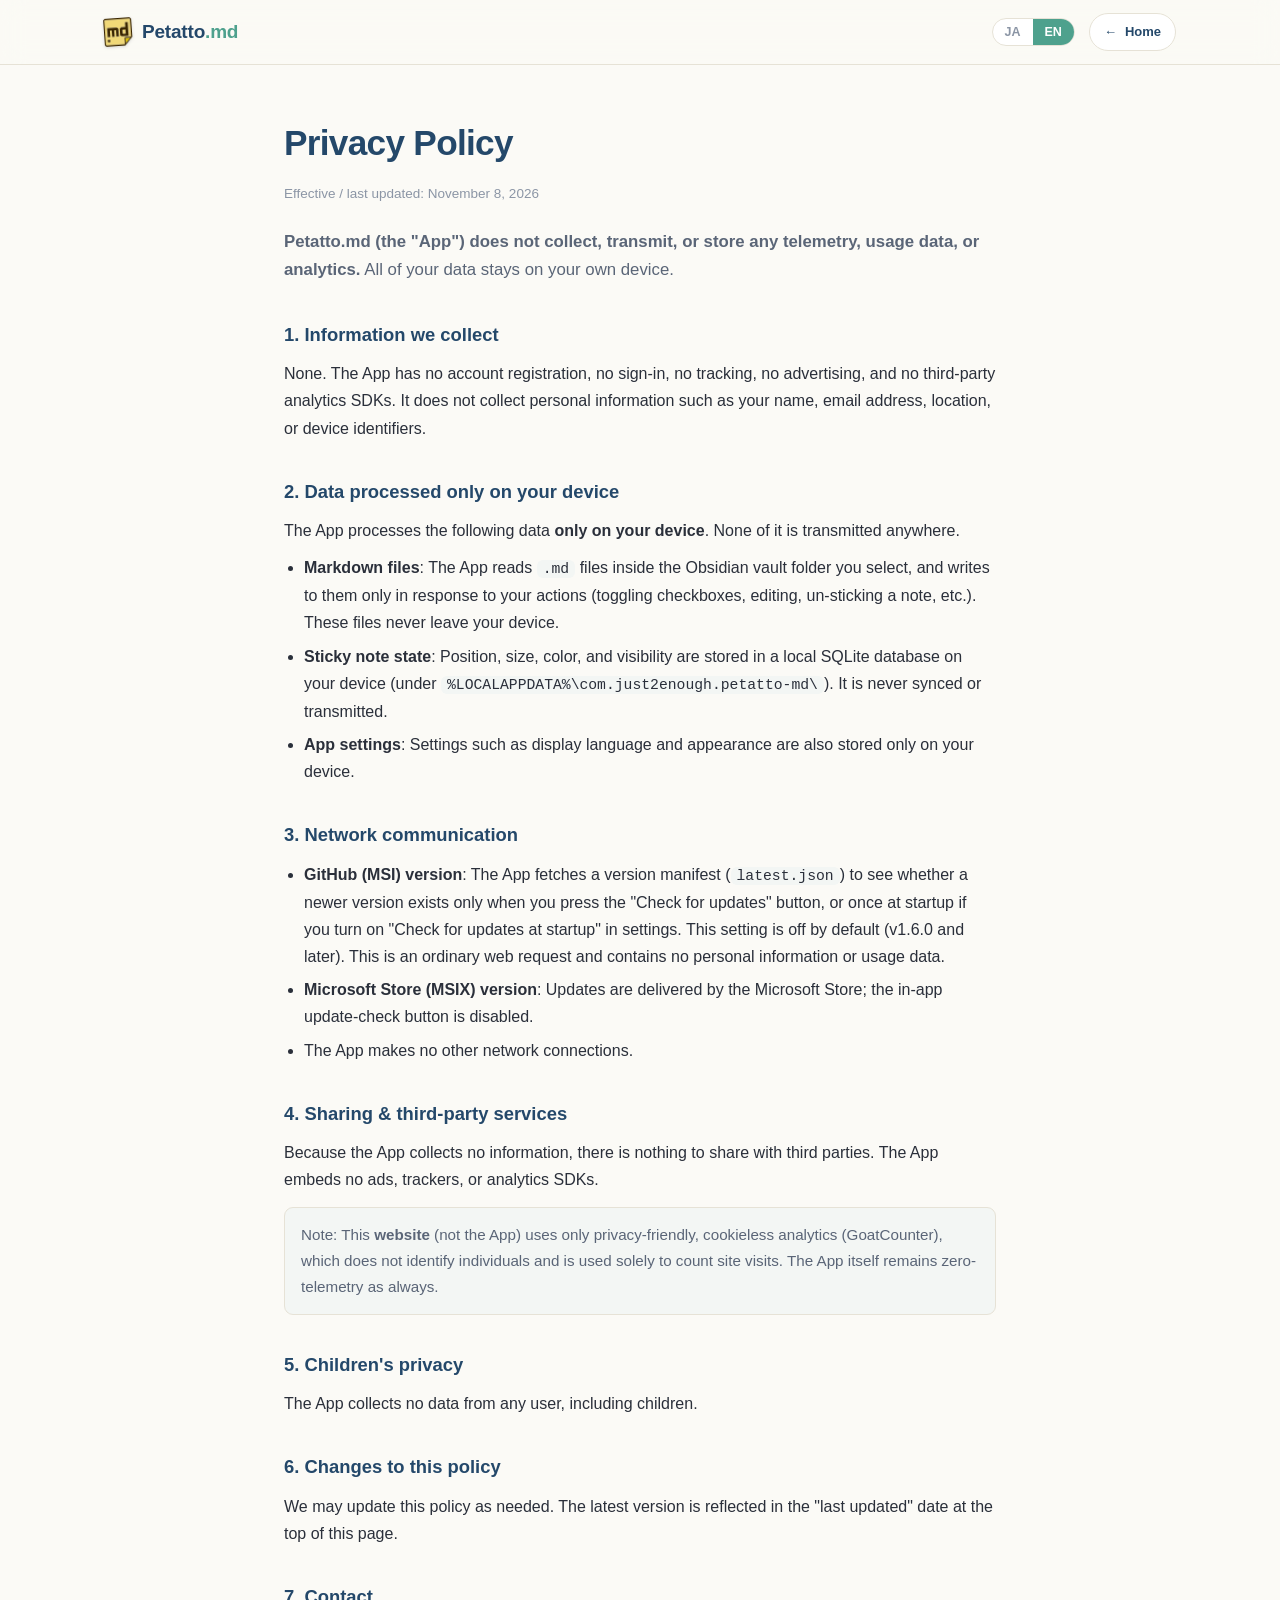
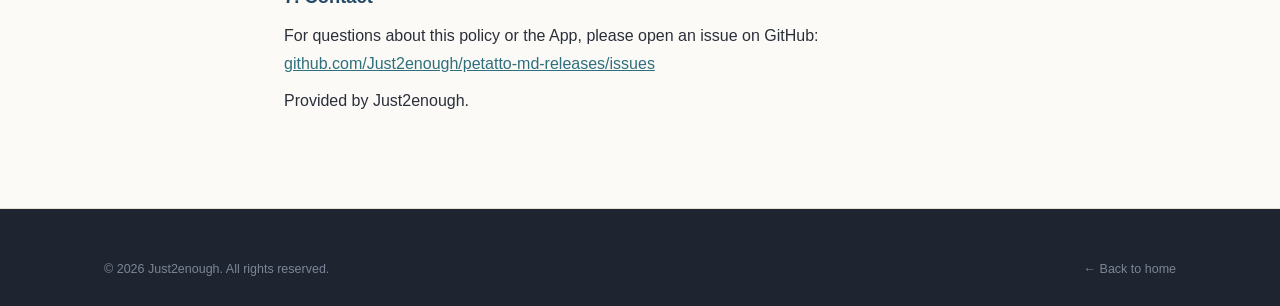
<file: privacy.html>
<!DOCTYPE html>
<html lang="ja">
<head>
  <meta charset="UTF-8" />
  <meta name="viewport" content="width=device-width, initial-scale=1.0" />
  <title>プライバシーポリシー / Privacy Policy — Petatto.md</title>
  <meta name="description"
    content="Petatto.md のプライバシーポリシー。テレメトリ・使用状況・解析を一切収集せず、すべてのデータは端末内で完結します。" />
  <meta name="robots" content="index,follow" />

  <link rel="stylesheet" href="assets/style.css" />
  <link rel="icon" type="image/svg+xml" href="assets/icon.svg" />
  <link rel="alternate icon" href="assets/icon.png" />

  <!-- このページ自体はアクセス解析を読み込みません（プライバシーページのため意図的にゼロ）。 -->

  <style>
    .legal { padding: 48px 0 84px; }
    .legal h1 { font-size: clamp(1.6rem, 3vw, 2.2rem); font-weight: 800; color: var(--c-heading); letter-spacing: -0.02em; margin-bottom: 8px; }
    .legal .eff { color: var(--c-text-mute); font-size: 13.5px; margin-bottom: 22px; }
    .legal .lead { font-size: 1.05rem; color: var(--c-text-soft); margin-bottom: 8px; }
    .legal h2 { font-size: 1.15rem; font-weight: 700; color: var(--c-heading); margin: 34px 0 10px; }
    .legal p { margin: 10px 0; }
    .legal ul { margin: 10px 0 10px 1.25em; }
    .legal li { margin: 6px 0; }
    .legal code { background: var(--c-bg-alt); padding: 1px 6px; border-radius: 6px; font-size: 0.92em; }
    .legal a { color: var(--c-primary-700); text-decoration: underline; }
    .legal a:hover { color: var(--c-primary); }
    .legal .note { background: var(--c-bg-alt); border: 1px solid var(--c-border); border-radius: var(--radius-sm); padding: 14px 16px; font-size: 0.95em; color: var(--c-text-soft); margin: 14px 0; }
    .lang-block[hidden] { display: none; }
    .legal hr { border: 0; border-top: 1px solid var(--c-border); margin: 40px 0; }
  </style>
</head>
<body>

  <!-- ───────────────────── Header ───────────────────── -->
  <header class="site-header">
    <div class="container header-inner">
      <a class="brand" href="index.html" aria-label="Petatto.md ホームへ">
        <img class="brand-mark" src="assets/icon.svg" alt="" width="28" height="28" />
        <span class="brand-name">Petatto<span class="brand-dot">.md</span></span>
      </a>
      <div style="flex:1"></div>
      <div class="header-actions">
        <div class="lang-toggle" role="group" aria-label="language">
          <button type="button" data-lang="ja" class="is-active">JA</button>
          <button type="button" data-lang="en">EN</button>
        </div>
        <a class="btn btn-ghost btn-sm" href="index.html">&larr; <span data-lang-block="ja">ホーム</span><span data-lang-block="en" hidden>Home</span></a>
      </div>
    </div>
  </header>

  <main class="legal">
    <div class="container container-narrow">

      <!-- ───────────────────── 日本語 ───────────────────── -->
      <section class="lang-block" data-lang-block="ja">
        <h1>プライバシーポリシー</h1>
        <p class="eff">制定・最終更新日: 2026年11月8日</p>

        <p class="lead">
          <strong>Petatto.md（以下「本アプリ」）は、テレメトリ・使用状況・解析データを一切収集・送信・保存しません。</strong>
          あなたのデータはすべて、あなたの端末内にとどまります。
        </p>

        <h2>1. 収集する情報</h2>
        <p>
          ありません。本アプリはアカウント登録・サインイン・トラッキング・広告・第三者解析 SDK のいずれも持ちません。
          氏名・メールアドレス・位置情報・端末識別子などの個人情報を収集することはありません。
        </p>

        <h2>2. 端末内でのみ扱うデータ</h2>
        <p>本アプリは次のデータを<strong>あなたの端末内でのみ</strong>処理します。いずれも外部へ送信されません。</p>
        <ul>
          <li><strong>Markdown ファイル</strong>: あなたが指定した Obsidian vault フォルダ内の <code>.md</code> ファイルを読み取り、あなたの操作（チェックボックス切替・編集・付箋化解除など）に応じて書き込みます。これらのファイルが端末外へ出ることはありません。</li>
          <li><strong>付箋の状態</strong>: 位置・サイズ・色・表示状態は、端末内のローカル SQLite データベース（<code>%LOCALAPPDATA%\com.just2enough.petatto-md\</code> 配下）に保存します。同期・送信は行いません。</li>
          <li><strong>アプリ設定</strong>: 表示言語・外観などの設定も端末内にのみ保存します。</li>
        </ul>

        <h2>3. ネットワーク通信</h2>
        <ul>
          <li><strong>GitHub 配布版（MSI）</strong>: ヘッダの「最新版を確認」ボタンを押したとき、および設定「起動時に最新版を確認する」をオンにした場合の起動時 1 回にのみ、新しいバージョンが存在するかを確認するためのバージョン情報（<code>latest.json</code>）を取得します。この設定は既定でオフです（v1.6.0 以降）。これは通常の Web リクエストであり、個人情報や利用状況は一切含みません。</li>
          <li><strong>Microsoft Store 版（MSIX）</strong>: 更新は Microsoft Store が配信します。アプリ内の更新確認ボタンは無効化されています。</li>
          <li>上記以外に本アプリがネットワーク通信を行うことはありません。</li>
        </ul>

        <h2>4. 第三者への提供・第三者サービス</h2>
        <p>
          本アプリは収集する情報自体がないため、第三者へ提供する情報もありません。アプリ内に広告・トラッカー・解析 SDK を組み込んでいません。
        </p>
        <p class="note">
          ※ 参考: この<strong>Web サイト</strong>（アプリ本体ではありません）は、Cookie を使わないプライバシー配慮型のアクセス解析（GoatCounter）のみを利用します。これは個人を識別せず、サイトの訪問数を把握する目的に限られます。アプリ本体は従来どおりテレメトリ 0 です。
        </p>

        <h2>5. お子様のプライバシー</h2>
        <p>本アプリは、お子様を含むいかなる利用者からもデータを収集しません。</p>

        <h2>6. 本ポリシーの変更</h2>
        <p>本ポリシーは必要に応じて更新することがあります。最新の内容は本ページ冒頭の「最終更新日」に反映されます。</p>

        <h2>7. お問い合わせ</h2>
        <p>
          本ポリシーや本アプリに関するご質問は、GitHub のイシューからお寄せください:
          <a href="https://github.com/Just2enough/petatto-md-releases/issues" target="_blank" rel="noopener">github.com/Just2enough/petatto-md-releases/issues</a>
        </p>
        <p>提供者: Just2enough</p>
      </section>

      <!-- ───────────────────── English ───────────────────── -->
      <section class="lang-block" data-lang-block="en" hidden>
        <h1>Privacy Policy</h1>
        <p class="eff">Effective / last updated: November 8, 2026</p>

        <p class="lead">
          <strong>Petatto.md (the "App") does not collect, transmit, or store any telemetry, usage data, or analytics.</strong>
          All of your data stays on your own device.
        </p>

        <h2>1. Information we collect</h2>
        <p>
          None. The App has no account registration, no sign-in, no tracking, no advertising, and no third-party analytics SDKs.
          It does not collect personal information such as your name, email address, location, or device identifiers.
        </p>

        <h2>2. Data processed only on your device</h2>
        <p>The App processes the following data <strong>only on your device</strong>. None of it is transmitted anywhere.</p>
        <ul>
          <li><strong>Markdown files</strong>: The App reads <code>.md</code> files inside the Obsidian vault folder you select, and writes to them only in response to your actions (toggling checkboxes, editing, un-sticking a note, etc.). These files never leave your device.</li>
          <li><strong>Sticky note state</strong>: Position, size, color, and visibility are stored in a local SQLite database on your device (under <code>%LOCALAPPDATA%\com.just2enough.petatto-md\</code>). It is never synced or transmitted.</li>
          <li><strong>App settings</strong>: Settings such as display language and appearance are also stored only on your device.</li>
        </ul>

        <h2>3. Network communication</h2>
        <ul>
          <li><strong>GitHub (MSI) version</strong>: The App fetches a version manifest (<code>latest.json</code>) to see whether a newer version exists only when you press the "Check for updates" button, or once at startup if you turn on "Check for updates at startup" in settings. This setting is off by default (v1.6.0 and later). This is an ordinary web request and contains no personal information or usage data.</li>
          <li><strong>Microsoft Store (MSIX) version</strong>: Updates are delivered by the Microsoft Store; the in-app update-check button is disabled.</li>
          <li>The App makes no other network connections.</li>
        </ul>

        <h2>4. Sharing &amp; third-party services</h2>
        <p>
          Because the App collects no information, there is nothing to share with third parties. The App embeds no ads, trackers, or analytics SDKs.
        </p>
        <p class="note">
          Note: This <strong>website</strong> (not the App) uses only privacy-friendly, cookieless analytics (GoatCounter), which does not identify individuals and is used solely to count site visits. The App itself remains zero-telemetry as always.
        </p>

        <h2>5. Children's privacy</h2>
        <p>The App collects no data from any user, including children.</p>

        <h2>6. Changes to this policy</h2>
        <p>We may update this policy as needed. The latest version is reflected in the "last updated" date at the top of this page.</p>

        <h2>7. Contact</h2>
        <p>
          For questions about this policy or the App, please open an issue on GitHub:
          <a href="https://github.com/Just2enough/petatto-md-releases/issues" target="_blank" rel="noopener">github.com/Just2enough/petatto-md-releases/issues</a>
        </p>
        <p>Provided by Just2enough.</p>
      </section>

    </div>
  </main>

  <!-- ───────────────────── Footer ───────────────────── -->
  <footer class="site-footer" style="border-top:1px solid var(--c-border); padding:28px 0;">
    <div class="container footer-bottom">
      <span>© 2026 Just2enough. All rights reserved.</span>
      <a href="index.html" data-lang-block="ja">&larr; ホームへ戻る</a>
      <a href="index.html" data-lang-block="en" hidden>&larr; Back to home</a>
    </div>
  </footer>

  <script>
    // 自己完結の JA/EN トグル（main.js には依存しない）。
    // 言語選択はメインサイトと同じ localStorage キーで共有する。
    (function () {
      "use strict";
      var KEY = "petatto-lang";
      function detect() {
        var saved = localStorage.getItem(KEY);
        if (saved === "ja" || saved === "en") return saved;
        return (navigator.language || "en").toLowerCase().indexOf("ja") === 0 ? "ja" : "en";
      }
      function apply(lang) {
        document.querySelectorAll("[data-lang-block]").forEach(function (el) {
          el.hidden = el.getAttribute("data-lang-block") !== lang;
        });
        document.documentElement.lang = lang;
        localStorage.setItem(KEY, lang);
        document.querySelectorAll(".lang-toggle button").forEach(function (btn) {
          btn.classList.toggle("is-active", btn.getAttribute("data-lang") === lang);
        });
      }
      document.querySelectorAll(".lang-toggle button").forEach(function (btn) {
        btn.addEventListener("click", function () { apply(btn.getAttribute("data-lang")); });
      });
      apply(detect());
    })();
  </script>
</body>
</html>
</file>
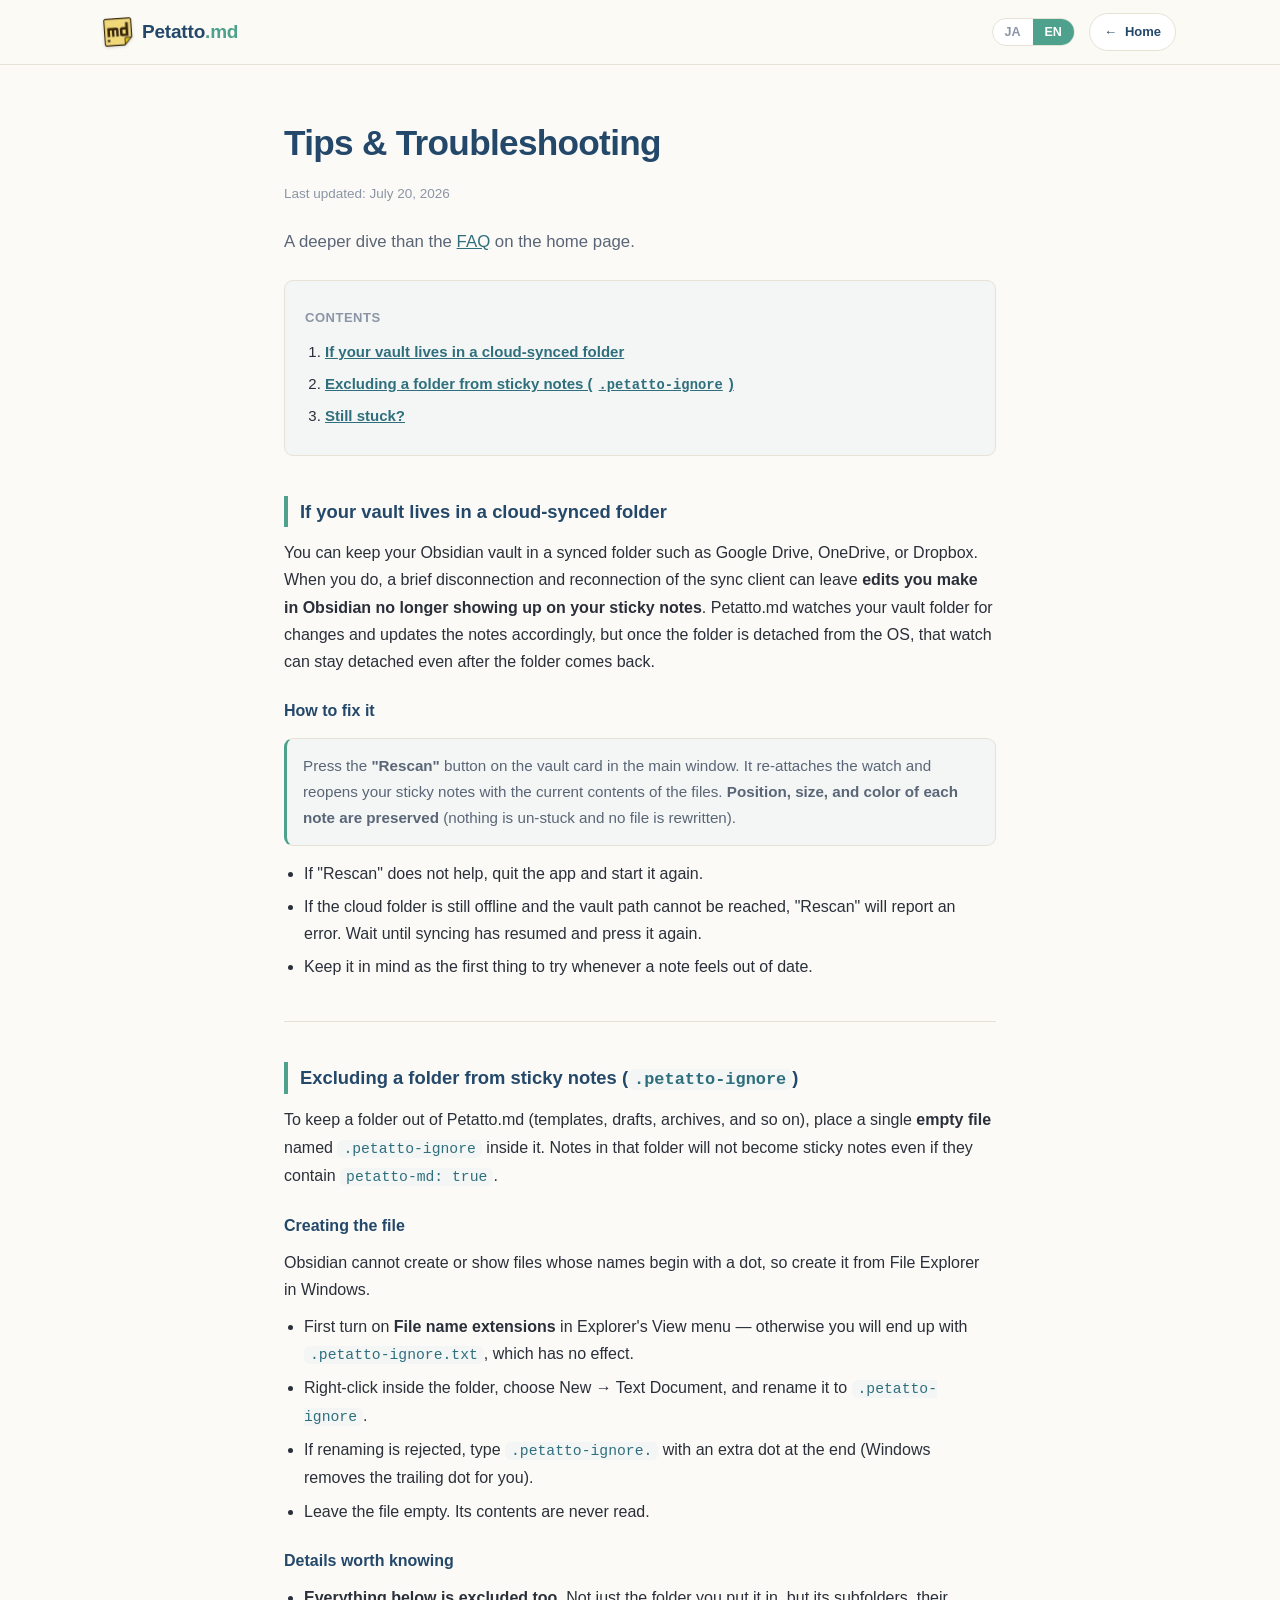
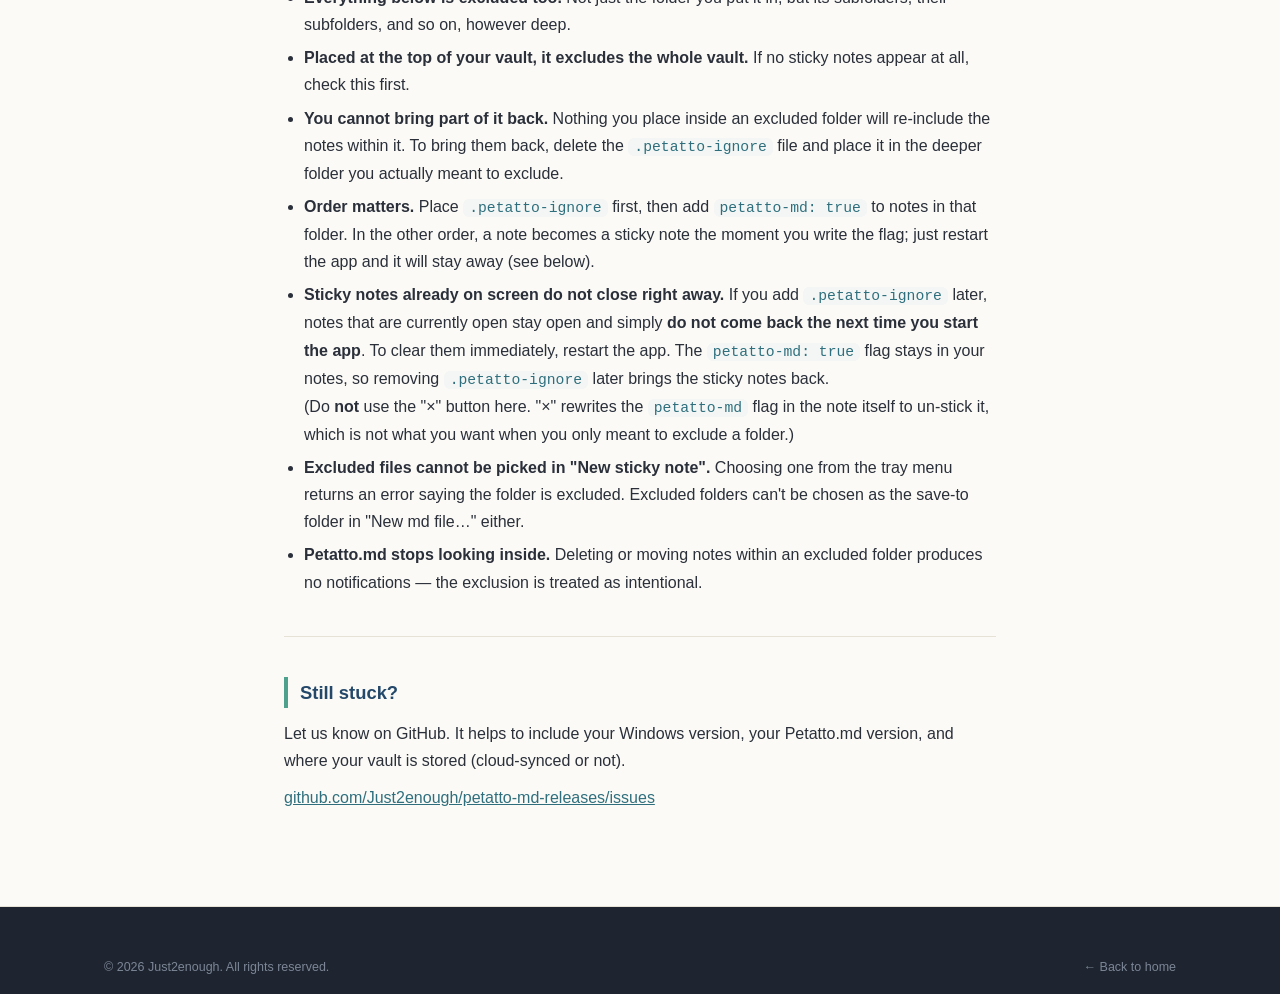
<file: tips.html>
<!DOCTYPE html>
<html lang="ja">
<head>
  <meta charset="UTF-8" />
  <meta name="viewport" content="width=device-width, initial-scale=1.0" />
  <title>Tips・こまったとき / Tips &amp; Troubleshooting — Petatto.md</title>
  <meta name="description"
    content="Petatto.md の詳しい使い方とトラブル時の対処。クラウド同期の vault での「再走査」、.petatto-ignore による除外の細かい挙動。" />
  <meta name="robots" content="index,follow" />

  <link rel="stylesheet" href="assets/style.css" />
  <link rel="icon" type="image/svg+xml" href="assets/icon.svg" />
  <link rel="alternate icon" href="assets/icon.png" />

  <!-- アクセス解析: index.html と同じ自前ホスト＋SRI の GoatCounter（Cookieレス）。
       count.js を差し替える際は index.html 側と同じ integrity を再計算して両方に反映すること。 -->
  <script data-goatcounter="https://petatto-md.goatcounter.com/count"
    async src="assets/count.js"
    integrity="sha384-2UjvVpptg4JlEVgJI2PdscrjOjPcil/4F1ZvIMJ81CShQnEDSlPI+l4PfogvTLYi"></script>

  <style>
    /* privacy.html と同じ体裁。長文ページ用のローカルスタイル。 */
    .legal { padding: 48px 0 84px; }
    .legal h1 { font-size: clamp(1.6rem, 3vw, 2.2rem); font-weight: 800; color: var(--c-heading); letter-spacing: -0.02em; margin-bottom: 8px; }
    .legal .eff { color: var(--c-text-mute); font-size: 13.5px; margin-bottom: 22px; }
    .legal .lead { font-size: 1.05rem; color: var(--c-text-soft); margin-bottom: 8px; }
    /* 節の切れ目を見せる: 見出しに縦のアクセント帯を付け、hr と併せて境界を明示する。
       scroll-margin-top は sticky ヘッダ（64px）の下に見出しが隠れないようにするため。 */
    .legal h2 {
      font-size: 1.15rem; font-weight: 700; color: var(--c-heading);
      margin: 40px 0 12px; padding-left: 12px; border-left: 4px solid var(--c-primary);
      scroll-margin-top: 84px;
    }
    /* 目次 */
    .toc { background: var(--c-bg-alt); border: 1px solid var(--c-border); border-radius: var(--radius-sm); padding: 16px 20px; margin: 24px 0 8px; }
    .toc-title { font-size: 13px; font-weight: 700; color: var(--c-text-mute); letter-spacing: .04em; text-transform: uppercase; margin-bottom: 8px; }
    .toc ol { margin: 0 0 0 1.2em; }
    .toc li { margin: 4px 0; font-size: 15px; }
    .toc a { color: var(--c-primary-700); text-decoration: none; font-weight: 600; }
    .toc a:hover { text-decoration: underline; }
    .legal h3 { font-size: 1rem; font-weight: 700; color: var(--c-heading); margin: 22px 0 8px; }
    .legal p { margin: 10px 0; }
    .legal ul, .legal ol { margin: 10px 0 10px 1.25em; }
    .legal li { margin: 6px 0; }
    .legal code { background: var(--c-bg-alt); padding: 1px 6px; border-radius: 6px; font-size: 0.92em; color: var(--c-primary-700); }
    .legal a { color: var(--c-primary-700); text-decoration: underline; }
    .legal a:hover { color: var(--c-primary); }
    .legal .note { background: var(--c-bg-alt); border: 1px solid var(--c-border); border-radius: var(--radius-sm); padding: 14px 16px; font-size: 0.95em; color: var(--c-text-soft); margin: 14px 0; }
    .legal .fix { border-left: 3px solid var(--c-primary); }
    .lang-block[hidden] { display: none; }
    .legal hr { border: 0; border-top: 1px solid var(--c-border); margin: 40px 0; }
  </style>
</head>
<body>

  <!-- ───────────────────── Header ───────────────────── -->
  <header class="site-header">
    <div class="container header-inner">
      <a class="brand" href="index.html" aria-label="Petatto.md ホームへ">
        <img class="brand-mark" src="assets/icon.svg" alt="" width="28" height="28" />
        <span class="brand-name">Petatto<span class="brand-dot">.md</span></span>
      </a>
      <div style="flex:1"></div>
      <div class="header-actions">
        <div class="lang-toggle" role="group" aria-label="language">
          <button type="button" data-lang="ja" class="is-active">JA</button>
          <button type="button" data-lang="en">EN</button>
        </div>
        <a class="btn btn-ghost btn-sm" href="index.html">&larr; <span data-lang-block="ja">ホーム</span><span data-lang-block="en" hidden>Home</span></a>
      </div>
    </div>
  </header>

  <main class="legal">
    <div class="container container-narrow">

      <!-- ───────────────────── 日本語 ───────────────────── -->
      <section class="lang-block" data-lang-block="ja">
        <h1>Tips・こまったとき</h1>
        <p class="eff">最終更新日: 2026年7月20日</p>

        <p class="lead">
          トップページの<a href="index.html#faq">よくある質問</a>より一歩踏み込んだ内容をまとめています。
        </p>

        <nav class="toc" aria-label="目次">
          <p class="toc-title">目次</p>
          <ol>
            <li><a href="#cloud">クラウド同期のフォルダに vault を置いている方へ</a></li>
            <li><a href="#ignore">特定のフォルダを付箋の対象から外す（<code>.petatto-ignore</code>）</a></li>
            <li><a href="#contact">それでも解決しないとき</a></li>
          </ol>
        </nav>

        <h2 id="cloud">クラウド同期のフォルダに vault を置いている方へ</h2>
        <p>
          Google ドライブ・OneDrive・Dropbox などの同期フォルダに Obsidian vault を置いて使うこともできます。
          このとき、同期の一時的な切断や再接続をはさむと、<strong>Obsidian 側で編集しても付箋に反映されなくなる</strong>ことがあります。
          Petatto.md は vault フォルダの変更を見張って付箋を更新していますが、フォルダが一度 OS から切り離されると、
          再接続後もその見張りが外れたままになることがあるためです。
        </p>

        <h3>直し方</h3>
        <p class="note fix">
          メインウィンドウの vault カードにある <strong>「再走査」</strong> ボタンを押してください。
          見張りを貼り直し、その時点の最新の内容で付箋を開き直します。
          <strong>付箋の位置・サイズ・色はそのまま残ります</strong>（付箋化の解除やファイルの書き換えは行いません）。
        </p>
        <ul>
          <li>「再走査」でも直らないときは、アプリを一度終了して起動し直してください。</li>
          <li>クラウド側がまだオフライン・未同期で vault フォルダに届かない状態だと、「再走査」はエラーになります。同期が復帰してからもう一度押してください。</li>
          <li>「最近この付箋、更新されていないかも？」と感じたときの最初の一手として覚えておくと安心です。</li>
        </ul>

        <hr />

        <h2 id="ignore">特定のフォルダを付箋の対象から外す（<code>.petatto-ignore</code>）</h2>
        <p>
          付箋にしたくないフォルダ（テンプレート置き場、下書き、アーカイブなど）には、
          <code>.petatto-ignore</code> という名前の<strong>空ファイル</strong>を 1 つ置きます。
          そのフォルダの中にあるノートは、<code>petatto-md: true</code> が書かれていても付箋になりません。
        </p>

        <h3>ファイルの作り方</h3>
        <p>
          ドットで始まる名前のファイルは Obsidian からは作成・表示できないため、エクスプローラなど Windows 側で作成してください。
        </p>
        <ul>
          <li>まずエクスプローラの「表示」で<strong>ファイル名拡張子を表示</strong>にしておきます（そうしないと <code>.petatto-ignore.txt</code> という別名になってしまい、機能しません）。</li>
          <li>対象のフォルダで右クリック →「新規作成」→「テキスト ドキュメント」を作り、名前を <code>.petatto-ignore</code> に変更します。</li>
          <li>名前の変更がうまくいかない場合は、末尾にもう一つドットを付けて <code>.petatto-ignore.</code> と入力してください（末尾のドットは自動的に取り除かれます）。</li>
          <li>中身は空のままで構いません。書かれている内容は読み取りません。</li>
        </ul>

        <h3>もう少し細かいところ</h3>
        <ul>
          <li><strong>下の階層まで丸ごと外れます。</strong> 置いたフォルダだけでなく、その中のサブフォルダ、さらにその中……と、何段でも対象外になります。</li>
          <li><strong>vault のいちばん上に置くと、vault 全体が対象外になります。</strong> 付箋が 1 つも出てこなくなったときは、まずここを確認してください。</li>
          <li><strong>一部だけを対象に戻すことはできません。</strong> 外したフォルダの中に何を置いても、その中のノートを個別に呼び戻す方法はありません。戻したいときは、<code>.petatto-ignore</code> を削除して、本当に外したい下のフォルダに置き直してください。</li>
          <li><strong>置く順番が大事です。</strong> 先に <code>.petatto-ignore</code> を置いてから、そのフォルダのノートに <code>petatto-md: true</code> を書いてください。逆の順番だと、書いた瞬間にいったん付箋になります。そのときはアプリを起動し直せば出てこなくなります（下記）。</li>
          <li><strong>すでに出ている付箋はすぐには閉じません。</strong> 後から <code>.petatto-ignore</code> を置いた場合、その時点で開いている付箋はそのまま残り、<strong>次にアプリを起動したときに</strong>出てこなくなります。すぐ消したいときはアプリを起動し直してください。ノートの <code>petatto-md: true</code> はそのまま残るので、あとで <code>.petatto-ignore</code> を外せばまた付箋として出てきます。<br />（付箋ヘッダの「×」は<strong>使わないでください</strong>。「×」はノートの <code>petatto-md</code> 自体を書き換えて付箋化を解除する操作なので、フォルダを対象外にしたいだけの場合は目的が違ってしまいます。）</li>
          <li><strong>外したフォルダのファイルは「新規付箋化」からも選べません。</strong> トレイの「新規付箋化…」で選ぶと、対象外である旨のエラーになります。「新規md作成…」の保存先にも選べません（監視の対象外である旨のエラーになります）。</li>
          <li><strong>外したフォルダの中は見ていません。</strong> 対象外にしたフォルダの中でノートを削除・移動しても、Petatto.md は何も通知しません（意図的な除外として扱います）。</li>
        </ul>

        <hr />

        <h2 id="contact">それでも解決しないとき</h2>
        <p>
          GitHub のissueからお知らせください。お使いの Windows のバージョン、Petatto.md のバージョン、
          vault の置き場所（クラウド同期かどうか）を添えていただけると助かります。
        </p>
        <p>
          <a href="https://github.com/Just2enough/petatto-md-releases/issues" target="_blank" rel="noopener">github.com/Just2enough/petatto-md-releases/issues</a>
        </p>
      </section>

      <!-- ───────────────────── English ───────────────────── -->
      <section class="lang-block" data-lang-block="en" hidden>
        <h1>Tips &amp; Troubleshooting</h1>
        <p class="eff">Last updated: July 20, 2026</p>

        <p class="lead">
          A deeper dive than the <a href="index.html#faq">FAQ</a> on the home page.
        </p>

        <nav class="toc" aria-label="Contents">
          <p class="toc-title">Contents</p>
          <ol>
            <li><a href="#cloud-en">If your vault lives in a cloud-synced folder</a></li>
            <li><a href="#ignore-en">Excluding a folder from sticky notes (<code>.petatto-ignore</code>)</a></li>
            <li><a href="#contact-en">Still stuck?</a></li>
          </ol>
        </nav>

        <h2 id="cloud-en">If your vault lives in a cloud-synced folder</h2>
        <p>
          You can keep your Obsidian vault in a synced folder such as Google Drive, OneDrive, or Dropbox.
          When you do, a brief disconnection and reconnection of the sync client can leave
          <strong>edits you make in Obsidian no longer showing up on your sticky notes</strong>.
          Petatto.md watches your vault folder for changes and updates the notes accordingly, but once the folder is
          detached from the OS, that watch can stay detached even after the folder comes back.
        </p>

        <h3>How to fix it</h3>
        <p class="note fix">
          Press the <strong>"Rescan"</strong> button on the vault card in the main window.
          It re-attaches the watch and reopens your sticky notes with the current contents of the files.
          <strong>Position, size, and color of each note are preserved</strong> (nothing is un-stuck and no file is rewritten).
        </p>
        <ul>
          <li>If "Rescan" does not help, quit the app and start it again.</li>
          <li>If the cloud folder is still offline and the vault path cannot be reached, "Rescan" will report an error. Wait until syncing has resumed and press it again.</li>
          <li>Keep it in mind as the first thing to try whenever a note feels out of date.</li>
        </ul>

        <hr />

        <h2 id="ignore-en">Excluding a folder from sticky notes (<code>.petatto-ignore</code>)</h2>
        <p>
          To keep a folder out of Petatto.md (templates, drafts, archives, and so on), place a single
          <strong>empty file</strong> named <code>.petatto-ignore</code> inside it.
          Notes in that folder will not become sticky notes even if they contain <code>petatto-md: true</code>.
        </p>

        <h3>Creating the file</h3>
        <p>
          Obsidian cannot create or show files whose names begin with a dot, so create it from File Explorer in Windows.
        </p>
        <ul>
          <li>First turn on <strong>File name extensions</strong> in Explorer's View menu — otherwise you will end up with <code>.petatto-ignore.txt</code>, which has no effect.</li>
          <li>Right-click inside the folder, choose New → Text Document, and rename it to <code>.petatto-ignore</code>.</li>
          <li>If renaming is rejected, type <code>.petatto-ignore.</code> with an extra dot at the end (Windows removes the trailing dot for you).</li>
          <li>Leave the file empty. Its contents are never read.</li>
        </ul>

        <h3>Details worth knowing</h3>
        <ul>
          <li><strong>Everything below is excluded too.</strong> Not just the folder you put it in, but its subfolders, their subfolders, and so on, however deep.</li>
          <li><strong>Placed at the top of your vault, it excludes the whole vault.</strong> If no sticky notes appear at all, check this first.</li>
          <li><strong>You cannot bring part of it back.</strong> Nothing you place inside an excluded folder will re-include the notes within it. To bring them back, delete the <code>.petatto-ignore</code> file and place it in the deeper folder you actually meant to exclude.</li>
          <li><strong>Order matters.</strong> Place <code>.petatto-ignore</code> first, then add <code>petatto-md: true</code> to notes in that folder. In the other order, a note becomes a sticky note the moment you write the flag; just restart the app and it will stay away (see below).</li>
          <li><strong>Sticky notes already on screen do not close right away.</strong> If you add <code>.petatto-ignore</code> later, notes that are currently open stay open and simply <strong>do not come back the next time you start the app</strong>. To clear them immediately, restart the app. The <code>petatto-md: true</code> flag stays in your notes, so removing <code>.petatto-ignore</code> later brings the sticky notes back.<br />(Do <strong>not</strong> use the "×" button here. "×" rewrites the <code>petatto-md</code> flag in the note itself to un-stick it, which is not what you want when you only meant to exclude a folder.)</li>
          <li><strong>Excluded files cannot be picked in "New sticky note".</strong> Choosing one from the tray menu returns an error saying the folder is excluded. Excluded folders can't be chosen as the save-to folder in "New md file…" either.</li>
          <li><strong>Petatto.md stops looking inside.</strong> Deleting or moving notes within an excluded folder produces no notifications — the exclusion is treated as intentional.</li>
        </ul>

        <hr />

        <h2 id="contact-en">Still stuck?</h2>
        <p>
          Let us know on GitHub. It helps to include your Windows version, your Petatto.md version, and where your vault
          is stored (cloud-synced or not).
        </p>
        <p>
          <a href="https://github.com/Just2enough/petatto-md-releases/issues" target="_blank" rel="noopener">github.com/Just2enough/petatto-md-releases/issues</a>
        </p>
      </section>

      <!-- 将来ここへ移設予定（決定 No.239）: ログの採取手順 / SmartScreen 警告 / WebView2 について -->

    </div>
  </main>

  <!-- ───────────────────── Footer ───────────────────── -->
  <footer class="site-footer" style="border-top:1px solid var(--c-border); padding:28px 0;">
    <div class="container footer-bottom">
      <span>© 2026 Just2enough. All rights reserved.</span>
      <a href="index.html" data-lang-block="ja">&larr; ホームへ戻る</a>
      <a href="index.html" data-lang-block="en" hidden>&larr; Back to home</a>
    </div>
  </footer>

  <script>
    // 自己完結の JA/EN トグル（main.js には依存しない）。privacy.html と同一実装。
    // 言語選択はメインサイトと同じ localStorage キーで共有する。
    (function () {
      "use strict";
      var KEY = "petatto-lang";
      function detect() {
        var saved = localStorage.getItem(KEY);
        if (saved === "ja" || saved === "en") return saved;
        return (navigator.language || "en").toLowerCase().indexOf("ja") === 0 ? "ja" : "en";
      }
      function apply(lang) {
        document.querySelectorAll("[data-lang-block]").forEach(function (el) {
          el.hidden = el.getAttribute("data-lang-block") !== lang;
        });
        document.documentElement.lang = lang;
        localStorage.setItem(KEY, lang);
        document.querySelectorAll(".lang-toggle button").forEach(function (btn) {
          btn.classList.toggle("is-active", btn.getAttribute("data-lang") === lang);
        });
      }
      document.querySelectorAll(".lang-toggle button").forEach(function (btn) {
        btn.addEventListener("click", function () { apply(btn.getAttribute("data-lang")); });
      });
      apply(detect());
    })();
  </script>
</body>
</html>
</file>
<file: assets/style.css>
/* ============================================================
   Petatto.md — 紹介サイト
   ブランドカラーは実アプリ（src/styles/tokens.css / db.rs）と一致
   ============================================================ */

:root {
  /* Primary（アプリ メインウィンドウと同値） */
  --c-primary: #4ea18d;
  --c-primary-600: #3e8f9d;
  --c-primary-700: #2f6f7d;
  --c-heading: #24486a;

  /* 付箋カラー（アクセント用） */
  --s-honey: #f4dba0;
  --s-strawberry: #ecb6bd;
  --s-soda: #badaff;
  --s-pistachio: #c5e1b5;
  --s-lemon: #fac800;
  --s-cherry: #e04d75;
  --s-ocean: #2b82f6;
  --s-lime: #22c55e;

  /* Neutral */
  --c-bg: #fbfaf6;
  --c-bg-alt: #f3f6f4;
  --c-surface: #ffffff;
  --c-border: #e6e2d6;
  --c-text: #2a2f3a;
  --c-text-soft: #5a6577;
  --c-text-mute: #8b95a5;

  --font: "Meiryo", "メイリオ", "Yu Gothic UI", -apple-system, BlinkMacSystemFont, "Segoe UI", sans-serif;
  --font-mono: "Cascadia Code", "Consolas", "SFMono-Regular", monospace;

  --radius: 14px;
  --radius-sm: 9px;
  --shadow-sm: 0 1px 3px rgba(26, 35, 50, 0.06);
  --shadow-md: 0 6px 20px rgba(26, 35, 50, 0.09);
  --shadow-lg: 0 24px 60px rgba(26, 35, 50, 0.16);
  --maxw: 1120px;
  --ease: cubic-bezier(0.4, 0, 0.2, 1);
}

* { box-sizing: border-box; margin: 0; padding: 0; }

html { scroll-behavior: smooth; scroll-padding-top: 78px; }

body {
  font-family: var(--font);
  color: var(--c-text);
  background: var(--c-bg);
  line-height: 1.7;
  -webkit-font-smoothing: antialiased;
  text-rendering: optimizeLegibility;
}

img { max-width: 100%; height: auto; display: block; }
a { color: inherit; text-decoration: none; }
code, pre { font-family: var(--font-mono); }

.container { width: 100%; max-width: var(--maxw); margin: 0 auto; padding: 0 24px; }
.container-narrow { max-width: 760px; }

/* ───────── Buttons ───────── */
.btn {
  --btn-bg: var(--c-primary);
  display: inline-flex; align-items: center; gap: 8px;
  font-family: inherit; font-weight: 700; font-size: 15px;
  padding: 11px 20px; border-radius: 999px; border: 1.5px solid transparent;
  cursor: pointer; transition: transform .15s var(--ease), box-shadow .15s var(--ease), background .15s var(--ease);
  white-space: nowrap;
}
.btn:active { transform: translateY(1px); }
.btn-primary {
  background: var(--c-primary); color: #fff;
  box-shadow: 0 6px 16px rgba(78, 161, 141, 0.35);
}
.btn-primary:hover { background: var(--c-primary-600); box-shadow: 0 10px 24px rgba(78, 161, 141, 0.42); transform: translateY(-1px); }
.btn-ghost {
  background: var(--c-surface); color: var(--c-heading); border-color: var(--c-border);
}
.btn-ghost:hover { border-color: var(--c-primary); color: var(--c-primary-700); }
.btn-sm { padding: 7px 14px; font-size: 13px; }
.btn-lg { padding: 14px 26px; font-size: 16px; }
.btn-xl { padding: 17px 38px; font-size: 18px; }

/* ───────── Header ───────── */
.site-header {
  position: sticky; top: 0; z-index: 100;
  background: rgba(251, 250, 246, 0.82);
  backdrop-filter: saturate(1.4) blur(12px);
  border-bottom: 1px solid var(--c-border);
}
.header-inner { display: flex; align-items: center; gap: 24px; height: 64px; }
.brand { display: flex; align-items: center; gap: 10px; font-weight: 800; }
.brand-mark {
  width: 28px; height: 28px; display: block;
  filter: drop-shadow(0 1px 1.5px rgba(26, 35, 50, 0.18));
  transform: rotate(-4deg);
}
.brand-name { font-size: 19px; color: var(--c-heading); letter-spacing: -0.01em; }
.brand-dot { color: var(--c-primary); }
.nav { display: flex; gap: 26px; margin-left: 8px; flex: 1; }
.nav a { font-size: 14.5px; font-weight: 600; color: var(--c-text-soft); transition: color .15s; }
.nav a:hover { color: var(--c-primary-700); }
.header-actions { display: flex; align-items: center; gap: 14px; }
.lang-toggle { display: inline-flex; border: 1.5px solid var(--c-border); border-radius: 999px; overflow: hidden; background: var(--c-surface); }
.lang-toggle button {
  font-family: inherit; font-size: 12.5px; font-weight: 700; color: var(--c-text-mute);
  padding: 6px 12px; border: 0; background: transparent; cursor: pointer; transition: all .15s;
}
.lang-toggle button.is-active { background: var(--c-primary); color: #fff; }

/* hamburger（モバイル時のみ表示） */
.nav-toggle {
  display: none; width: 40px; height: 40px; padding: 0;
  flex-direction: column; align-items: center; justify-content: center; gap: 5px;
  border: 1.5px solid var(--c-border); border-radius: 10px;
  background: var(--c-surface); cursor: pointer; transition: border-color .15s;
}
.nav-toggle:hover { border-color: var(--c-primary); }
.nav-toggle-bar {
  width: 18px; height: 2px; border-radius: 2px; background: var(--c-heading);
  transition: transform .22s var(--ease), opacity .18s var(--ease);
}
/* 展開中は ☰ → ✕ */
.site-header.nav-open .nav-toggle-bar:nth-child(1) { transform: translateY(7px) rotate(45deg); }
.site-header.nav-open .nav-toggle-bar:nth-child(2) { opacity: 0; }
.site-header.nav-open .nav-toggle-bar:nth-child(3) { transform: translateY(-7px) rotate(-45deg); }

/* ───────── Hero ───────── */
.hero {
  position: relative; overflow: hidden;
  padding: 72px 0 56px;
  background:
    radial-gradient(900px 420px at 88% -8%, rgba(186, 218, 255, 0.45), transparent 60%),
    radial-gradient(760px 420px at 6% 18%, rgba(244, 219, 160, 0.40), transparent 58%),
    radial-gradient(600px 500px at 60% 110%, rgba(197, 225, 181, 0.40), transparent 60%);
}
.hero-grid { display: grid; grid-template-columns: 1fr 1fr; gap: 48px; align-items: center; }
.eyebrow {
  display: inline-block; font-size: 13px; font-weight: 700; letter-spacing: .04em;
  color: var(--c-primary-700); background: rgba(78, 161, 141, 0.12);
  padding: 5px 13px; border-radius: 999px; margin-bottom: 18px;
}
.hero-title {
  font-size: clamp(2.1rem, 4.4vw, 3.35rem); line-height: 1.18; font-weight: 800;
  color: var(--c-heading); letter-spacing: -0.02em; margin-bottom: 18px;
}
.hero-title .nowrap { white-space: nowrap; }
.hero-title .word-petatto { font-style: italic; white-space: nowrap; }
.hero-title .hl {
  background: linear-gradient(transparent 62%, var(--s-honey) 62%);
  padding: 0 2px; border-radius: 2px;
}
.hero-sub { font-size: 17px; color: var(--c-text-soft); max-width: 30em; margin-bottom: 28px; }
.hero-sub strong { color: var(--c-text); }
.hero-cta { display: flex; flex-wrap: wrap; gap: 14px; margin-bottom: 16px; }
.hero-meta { font-size: 13.5px; color: var(--c-text-mute); font-weight: 600; }
.hero-media img {
  border-radius: var(--radius); box-shadow: var(--shadow-lg);
  transform: rotate(1deg);
  background: #fff;
  /* ページを開いた瞬間に付箋がぽこっと現れる（スプリング overshoot） */
  animation: pop-in 0.72s cubic-bezier(0.34, 1.56, 0.64, 1) both;
  transform-origin: 60% 80%;
}
@keyframes pop-in {
  0%   { opacity: 0; transform: scale(0.55) rotate(-5deg); }
  55%  { opacity: 1; transform: scale(1.05) rotate(2deg); }
  100% { opacity: 1; transform: scale(1) rotate(1deg); }
}

/* trust strip */
.trust {
  display: flex; flex-wrap: wrap; gap: 14px 32px; justify-content: center;
  list-style: none; margin-top: 52px; padding-top: 26px;
  border-top: 1px dashed var(--c-border);
}
.trust li { display: flex; align-items: center; gap: 9px; font-weight: 700; font-size: 14.5px; color: var(--c-text-soft); }
.trust-ic { font-size: 18px; }

/* ───────── Generic section ───────── */
.section { padding: 84px 0; }
.section-alt { background: var(--c-bg-alt); }
.section-head { text-align: center; max-width: 640px; margin: 0 auto 52px; }
.section-head h2 {
  font-size: clamp(1.7rem, 3vw, 2.3rem); font-weight: 800; color: var(--c-heading);
  letter-spacing: -0.02em; margin-bottom: 12px;
}
.section-head p { font-size: 16.5px; color: var(--c-text-soft); }

/* ───────── Features ───────── */
.cards { display: grid; grid-template-columns: repeat(3, 1fr); gap: 22px; }
.card {
  background: var(--c-surface); border: 1px solid var(--c-border); border-radius: var(--radius);
  padding: 26px 24px 24px; box-shadow: var(--shadow-sm);
  transition: transform .18s var(--ease), box-shadow .18s var(--ease), border-color .18s;
  position: relative; overflow: hidden;
}
.card::before {
  content: ""; position: absolute; top: 0; left: 0; right: 0; height: 4px;
  background: var(--accent, var(--c-primary));
}
.card:hover { transform: translateY(-4px); box-shadow: var(--shadow-md); border-color: var(--accent); }
.card-ic {
  width: 50px; height: 50px; border-radius: 12px; display: grid; place-items: center;
  font-size: 25px; margin-bottom: 16px;
  background: color-mix(in srgb, var(--accent) 24%, #fff);
}
.card h3 { font-size: 17.5px; color: var(--c-heading); margin-bottom: 8px; }
.card p { font-size: 14.5px; color: var(--c-text-soft); }
.card code { background: var(--c-bg-alt); padding: 1px 5px; border-radius: 4px; font-size: .92em; color: var(--c-primary-700); }

/* ───────── Screenshots ───────── */
.shots { display: grid; grid-template-columns: repeat(2, 1fr); gap: 22px; }
.shot {
  background: var(--c-surface); border: 1px solid var(--c-border); border-radius: var(--radius);
  padding: 16px; box-shadow: var(--shadow-sm);
  transition: transform .18s var(--ease), box-shadow .18s var(--ease);
}
.shot:hover { transform: translateY(-3px); box-shadow: var(--shadow-md); }
.shot-wide { grid-column: span 2; }
.shot img { border-radius: var(--radius-sm); margin: 0 auto; }
.shot figcaption { text-align: center; font-size: 13.5px; color: var(--c-text-mute); font-weight: 600; margin-top: 14px; }

/* ───────── Steps ───────── */
.steps { display: grid; grid-template-columns: repeat(3, 1fr); gap: 22px; list-style: none; margin-bottom: 44px; }
.step {
  background: var(--c-surface); border: 1px solid var(--c-border); border-radius: var(--radius);
  padding: 28px 24px; text-align: left;
}
.step-n {
  width: 40px; height: 40px; border-radius: 11px; display: grid; place-items: center;
  font-size: 19px; font-weight: 800; color: #fff; background: var(--c-primary);
  margin-bottom: 16px; box-shadow: 0 5px 12px rgba(78, 161, 141, 0.35);
}
.step h3 { font-size: 17.5px; color: var(--c-heading); margin-bottom: 8px; }
.step p { font-size: 14.5px; color: var(--c-text-soft); }
.step code { background: var(--c-bg-alt); padding: 1px 5px; border-radius: 4px; font-size: .9em; color: var(--c-primary-700); }

/* code card */
.code-card {
  max-width: 560px; margin: 0 auto; border-radius: var(--radius); overflow: hidden;
  border: 1px solid var(--c-border); box-shadow: var(--shadow-md); background: #1e2530;
}
.code-head {
  font-family: var(--font-mono); font-size: 13px; color: #aeb6c2;
  padding: 10px 18px; background: #161c25; border-bottom: 1px solid #2a3340;
}
.code-card pre { margin: 0; padding: 20px 22px; overflow-x: auto; }
.code-card code { font-size: 13.5px; line-height: 1.85; color: #d7dde6; white-space: pre; }

/* ───────── Markdown support ───────── */
.md-grid { display: grid; grid-template-columns: 1fr 1fr; gap: 44px; align-items: center; }
.md-grid h2 { font-size: clamp(1.6rem, 2.6vw, 2.1rem); font-weight: 800; color: var(--c-heading); margin-bottom: 14px; letter-spacing: -0.02em; }
.md-lead { font-size: 16px; color: var(--c-text-soft); }
.md-list { list-style: none; display: grid; gap: 12px; }
.md-list li {
  background: var(--c-surface); border: 1px solid var(--c-border); border-radius: var(--radius-sm);
  padding: 13px 18px 13px 44px; font-size: 15px; font-weight: 600; color: var(--c-text); position: relative;
}
.md-list li::before {
  content: "✓"; position: absolute; left: 16px; top: 50%; transform: translateY(-50%);
  color: var(--c-primary); font-weight: 800;
}

/* ───────── Download ───────── */
.section-download {
  background:
    radial-gradient(700px 360px at 50% -10%, rgba(78, 161, 141, 0.12), transparent 60%),
    var(--c-bg);
}
.dl-cta { text-align: center; margin-bottom: 44px; }
.dl-btns { display: flex; flex-wrap: wrap; gap: 14px; justify-content: center; }
.dl-store-note { margin-top: 16px; font-size: 13.5px; color: var(--c-text-mute); font-weight: 600; }
.dl-inapp { margin-top: 8px; font-size: 13.5px; color: var(--c-text-mute); font-weight: 600; }
.dl-grid { display: grid; grid-template-columns: 1fr 1fr; gap: 22px; max-width: 900px; margin: 0 auto; }
.dl-box {
  background: var(--c-surface); border: 1px solid var(--c-border); border-radius: var(--radius);
  padding: 26px; box-shadow: var(--shadow-sm);
}
.dl-box h3 { font-size: 16.5px; color: var(--c-heading); margin-bottom: 14px; }
.dl-box ul { list-style: none; display: grid; gap: 10px; }
.dl-box li { font-size: 14.5px; color: var(--c-text-soft); padding-left: 20px; position: relative; }
.dl-box li::before { content: "•"; position: absolute; left: 4px; color: var(--c-primary); font-weight: 800; }
.dl-note { border-color: #f0d9a8; background: #fffaf0; }
.dl-note p { font-size: 14px; color: var(--c-text-soft); margin-bottom: 14px; }
.dl-note img { border-radius: var(--radius-sm); border: 1px solid var(--c-border); }

/* ───────── FAQ ───────── */
.faq { display: grid; gap: 12px; }
.faq details {
  background: var(--c-surface); border: 1px solid var(--c-border); border-radius: var(--radius-sm);
  padding: 4px 20px; transition: border-color .15s;
}
.faq details[open] { border-color: var(--c-primary); }
.faq summary {
  font-weight: 700; font-size: 15.5px; color: var(--c-heading); cursor: pointer;
  padding: 14px 0; list-style: none; display: flex; justify-content: space-between; align-items: center; gap: 12px;
}
.faq summary::-webkit-details-marker { display: none; }
.faq summary::after { content: "+"; font-size: 22px; color: var(--c-primary); font-weight: 400; transition: transform .2s; }
.faq details[open] summary::after { transform: rotate(45deg); }
.faq details p { font-size: 14.5px; color: var(--c-text-soft); padding: 0 0 16px; }
.faq details p a {
  color: var(--c-primary-700); font-weight: 700;
  text-decoration: underline; text-underline-offset: 2px;
}
.faq details p a:hover { color: var(--c-primary); }
.faq code { background: var(--c-bg-alt); padding: 1px 5px; border-radius: 4px; font-size: .92em; color: var(--c-primary-700); }

/* ───────── News / Articles ───────── */
.news { padding: 56px 0; background: var(--c-bg-alt); border-top: 1px solid var(--c-border); }
.news-title {
  font-size: clamp(1.3rem, 2.2vw, 1.6rem); font-weight: 800; color: var(--c-heading);
  letter-spacing: -0.02em; text-align: center; margin-bottom: 6px;
}
.news-sub { text-align: center; font-size: 14.5px; color: var(--c-text-soft); margin-bottom: 28px; }
.news-list { list-style: none; display: grid; gap: 10px; }
.news-item a {
  display: flex; align-items: center; gap: 14px;
  background: var(--c-surface); border: 1px solid var(--c-border); border-radius: var(--radius-sm);
  padding: 13px 18px; box-shadow: var(--shadow-sm);
  transition: transform .15s var(--ease), box-shadow .15s var(--ease), border-color .15s;
}
.news-item a:hover { transform: translateY(-2px); box-shadow: var(--shadow-md); border-color: var(--c-primary); }
.news-src {
  flex: none; font-size: 12px; font-weight: 800; letter-spacing: .02em;
  color: var(--c-primary-700); background: rgba(78, 161, 141, 0.12);
  padding: 3px 10px; border-radius: 999px;
}
.news-ttl { flex: 1; min-width: 0; font-size: 15px; font-weight: 600; color: var(--c-text); }
.news-arrow { flex: none; color: var(--c-text-mute); font-weight: 700; transition: transform .15s, color .15s; }
.news-item a:hover .news-arrow { color: var(--c-primary); transform: translate(2px, -2px); }

/* ───────── Roadmap / Non-goals ───────── */
.roadmap-title {
  font-size: clamp(1.3rem, 2.2vw, 1.6rem); font-weight: 800; color: var(--c-heading);
  letter-spacing: -0.02em; text-align: center; margin-bottom: 6px;
}
.roadmap-sub { text-align: center; font-size: 14.5px; color: var(--c-text-soft); max-width: 560px; margin: 0 auto 28px; }
.roadmap-sub a { color: var(--c-primary-700); font-weight: 600; text-decoration: underline; }
.roadmap-list { list-style: none; display: grid; gap: 10px; }
.roadmap-item {
  display: flex; align-items: center; gap: 14px; justify-content: space-between;
  background: var(--c-surface); border: 1px solid var(--c-border); border-radius: var(--radius-sm);
  padding: 14px 18px; box-shadow: var(--shadow-sm);
}
.roadmap-info { display: flex; flex-direction: column; gap: 3px; min-width: 0; }
.roadmap-ttl { font-size: 15px; font-weight: 700; color: var(--c-text); }
.roadmap-desc { font-size: 13.5px; color: var(--c-text-soft); }
.roadmap-vote {
  flex: none; font-size: 13px; font-weight: 700; white-space: nowrap; text-decoration: none;
  color: var(--c-primary-700); background: rgba(78, 161, 141, 0.12);
  padding: 8px 15px; border-radius: 999px; transition: background .15s, color .15s, transform .15s;
}
.roadmap-vote:hover { background: var(--c-primary); color: #fff; transform: translateY(-2px); }

.nongoals { margin-top: 36px; }
.nongoals-title {
  font-size: 1.05rem; font-weight: 800; color: var(--c-heading);
  text-align: center; margin-bottom: 6px;
}
.nongoals-lead { text-align: center; font-size: 14px; color: var(--c-text-soft); max-width: 560px; margin: 0 auto 16px; }
.nongoals-chips { list-style: none; display: flex; flex-wrap: wrap; gap: 8px; justify-content: center; margin-bottom: 16px; }
.nongoals-chips li {
  font-size: 13px; color: var(--c-text-soft);
  background: var(--c-bg-alt); border: 1px solid var(--c-border);
  border-radius: 999px; padding: 6px 14px;
}
.nongoals-more { display: block; text-align: center; font-size: 14px; font-weight: 600; text-decoration: none; color: var(--c-primary-700); }
.nongoals-more:hover { text-decoration: underline; }

@media (max-width: 560px) {
  .roadmap-item { flex-direction: column; align-items: flex-start; gap: 10px; }
  .roadmap-vote { align-self: stretch; text-align: center; }
}

/* ───────── Footer ───────── */
.site-footer { background: #1e2530; color: #c4ccd6; padding: 48px 0 28px; }
.footer-inner { display: flex; justify-content: space-between; gap: 32px; flex-wrap: wrap; padding-bottom: 28px; border-bottom: 1px solid #2c3542; }
.footer-brand .brand-name { font-size: 20px; color: #fff; }
.footer-brand .brand-dot { color: var(--s-honey); }
.footer-brand p { font-size: 13.5px; color: #8b95a5; margin-top: 6px; }
.footer-right { display: flex; flex-direction: column; gap: 18px; align-items: flex-end; }
.footer-links { display: flex; gap: 24px; flex-wrap: wrap; align-items: center; justify-content: flex-end; }
.footer-links a { font-size: 14px; font-weight: 600; color: #c4ccd6; transition: color .15s; }
.footer-links a:hover { color: var(--s-honey); }

.footer-support { display: flex; flex-direction: column; gap: 10px; align-items: flex-end; }
.support-label { font-size: 12.5px; font-weight: 700; color: #8b95a5; }
.support-btns { display: flex; gap: 10px; flex-wrap: wrap; justify-content: flex-end; }
.support-btn {
  display: inline-flex; align-items: center; gap: 7px;
  font-size: 13.5px; font-weight: 700; padding: 8px 16px; border-radius: 999px;
  transition: transform .15s var(--ease), box-shadow .15s var(--ease), filter .15s var(--ease);
}
.support-btn:hover { transform: translateY(-2px); box-shadow: 0 6px 16px rgba(0, 0, 0, 0.28); }
.support-btn.sponsor { background: #ea4aaa; color: #fff; }
.support-btn.bmc { background: #ffdd00; color: #000; }
.footer-bottom { display: flex; justify-content: space-between; gap: 16px; flex-wrap: wrap; margin-top: 22px; font-size: 12.5px; color: #7c8696; }
.footer-analytics { margin-top: 14px; font-size: 12px; color: #7c8696; line-height: 1.6; }

/* ───────── Responsive ───────── */
@media (max-width: 900px) {
  .hero-grid { grid-template-columns: 1fr; gap: 36px; }
  .hero-media { order: -1; }
  .hero-media img { max-width: 560px; margin: 0 auto; }
  .cards { grid-template-columns: repeat(2, 1fr); }
  .steps { grid-template-columns: 1fr; }
  .md-grid { grid-template-columns: 1fr; gap: 24px; }
  .dl-grid { grid-template-columns: 1fr; }

  /* モバイル: ナビをドロップダウン化 */
  .nav-toggle { display: inline-flex; }
  .header-inner { justify-content: space-between; }
  .nav {
    position: absolute; top: 100%; left: 0; right: 0;
    flex-direction: column; gap: 0; margin: 0;
    background: var(--c-surface);
    border-bottom: 1px solid var(--c-border); box-shadow: var(--shadow-md);
    max-height: 0; overflow: hidden; opacity: 0; pointer-events: none;
    transition: max-height .25s var(--ease), opacity .2s var(--ease);
  }
  .site-header.nav-open .nav {
    max-height: 76vh; opacity: 1; pointer-events: auto; padding: 6px 0;
  }
  .nav a {
    padding: 13px 24px; font-size: 16px; color: var(--c-heading);
    border-bottom: 1px solid var(--c-bg-alt);
  }
  .nav a:last-child { border-bottom: 0; }
}
@media (max-width: 600px) {
  .section { padding: 60px 0; }
  .hero { padding: 48px 0 40px; }
  /* スマホ幅では画像の幅上限を画面幅に合わせる。
     560px のままだとグリッド列ごと膨らみ、見出し・ボタンまで画面外へはみ出して切れる */
  .hero-media img { max-width: 100%; }
  /* 長いダウンロードボタンを折り返し可にして横スクロールの発生を防ぐ */
  .btn-xl { white-space: normal; }
  .cards, .shots { grid-template-columns: 1fr; }
  .shot-wide { grid-column: auto; }
  .header-actions .btn-ghost { display: none; }
  .container { padding: 0 18px; }
  .footer-inner { flex-direction: column; gap: 20px; }
  .footer-right { align-items: flex-start; }
  .footer-links { justify-content: flex-start; }
  .footer-support { align-items: flex-start; }
  .support-btns { justify-content: flex-start; }
}

@media (prefers-reduced-motion: reduce) {
  * { scroll-behavior: auto !important; transition: none !important; animation: none !important; }
  .hero-media img { opacity: 1; transform: rotate(1deg); }
}
</file>
